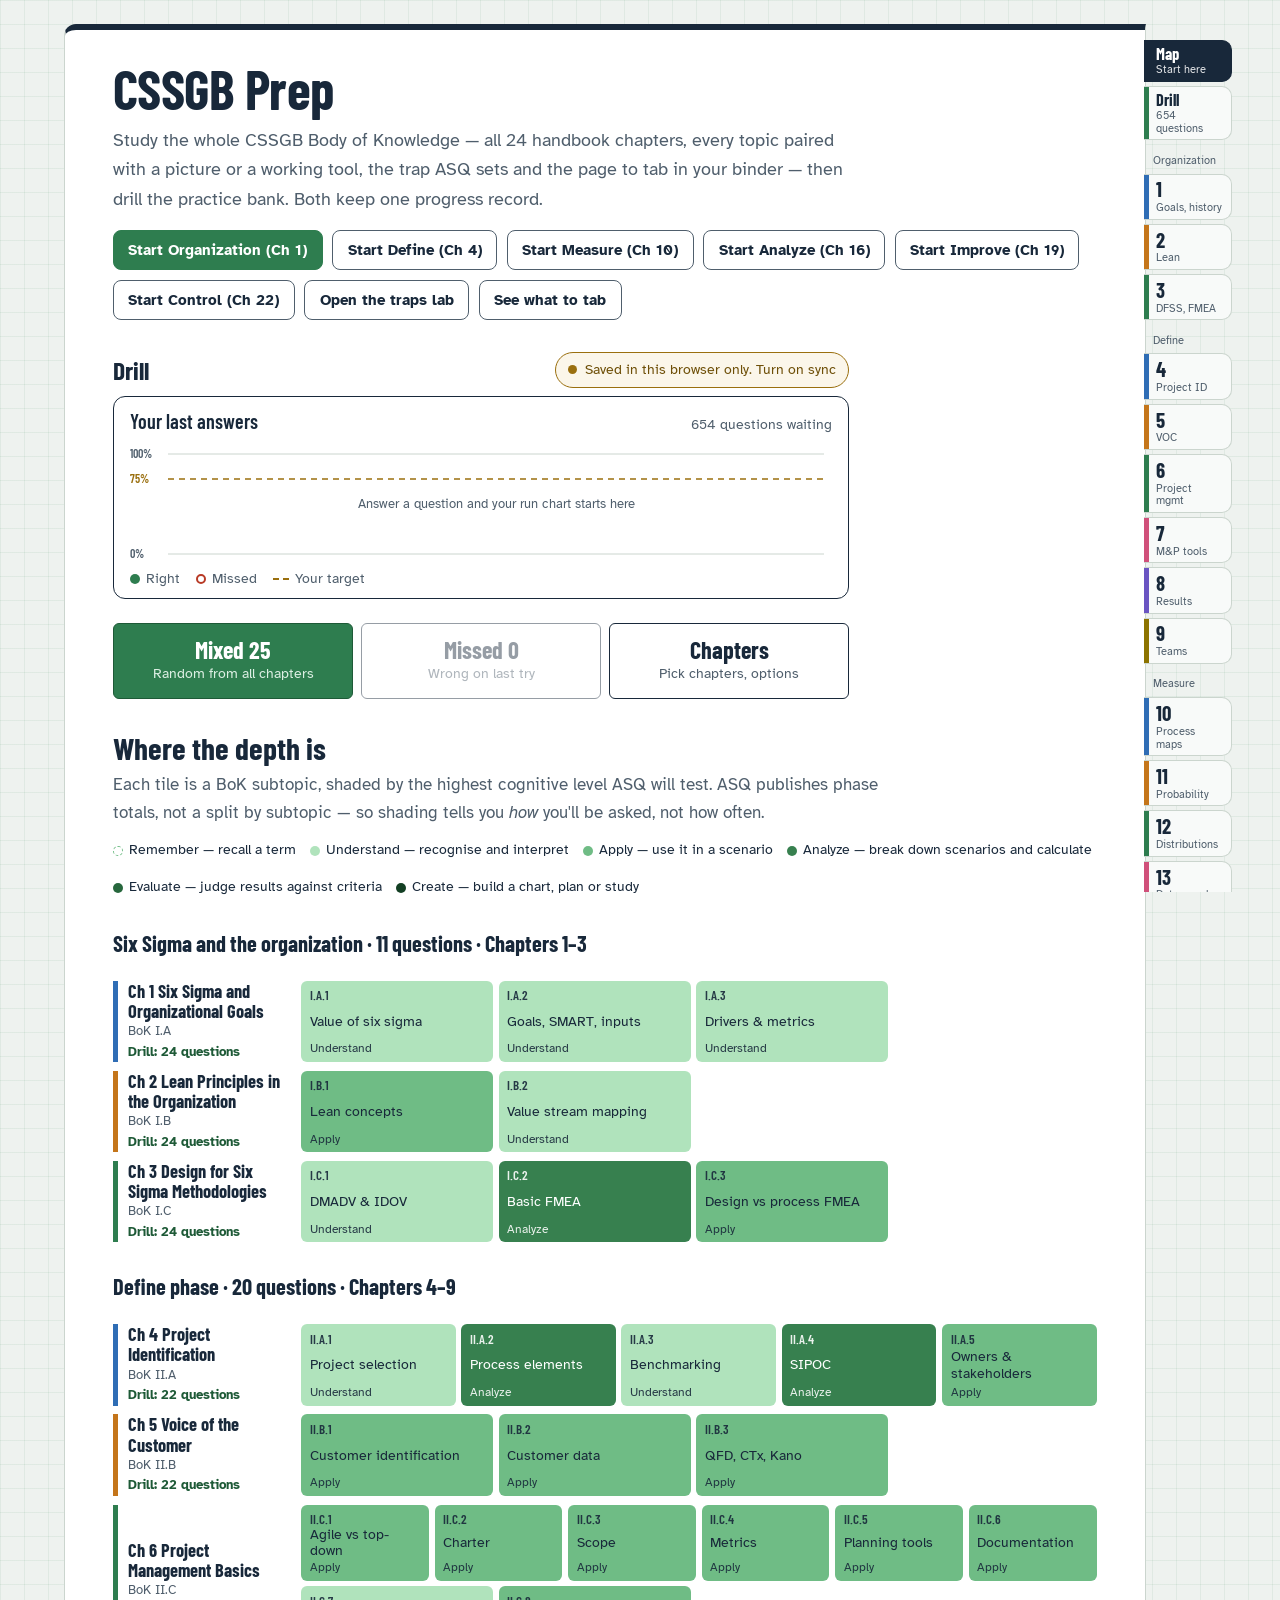
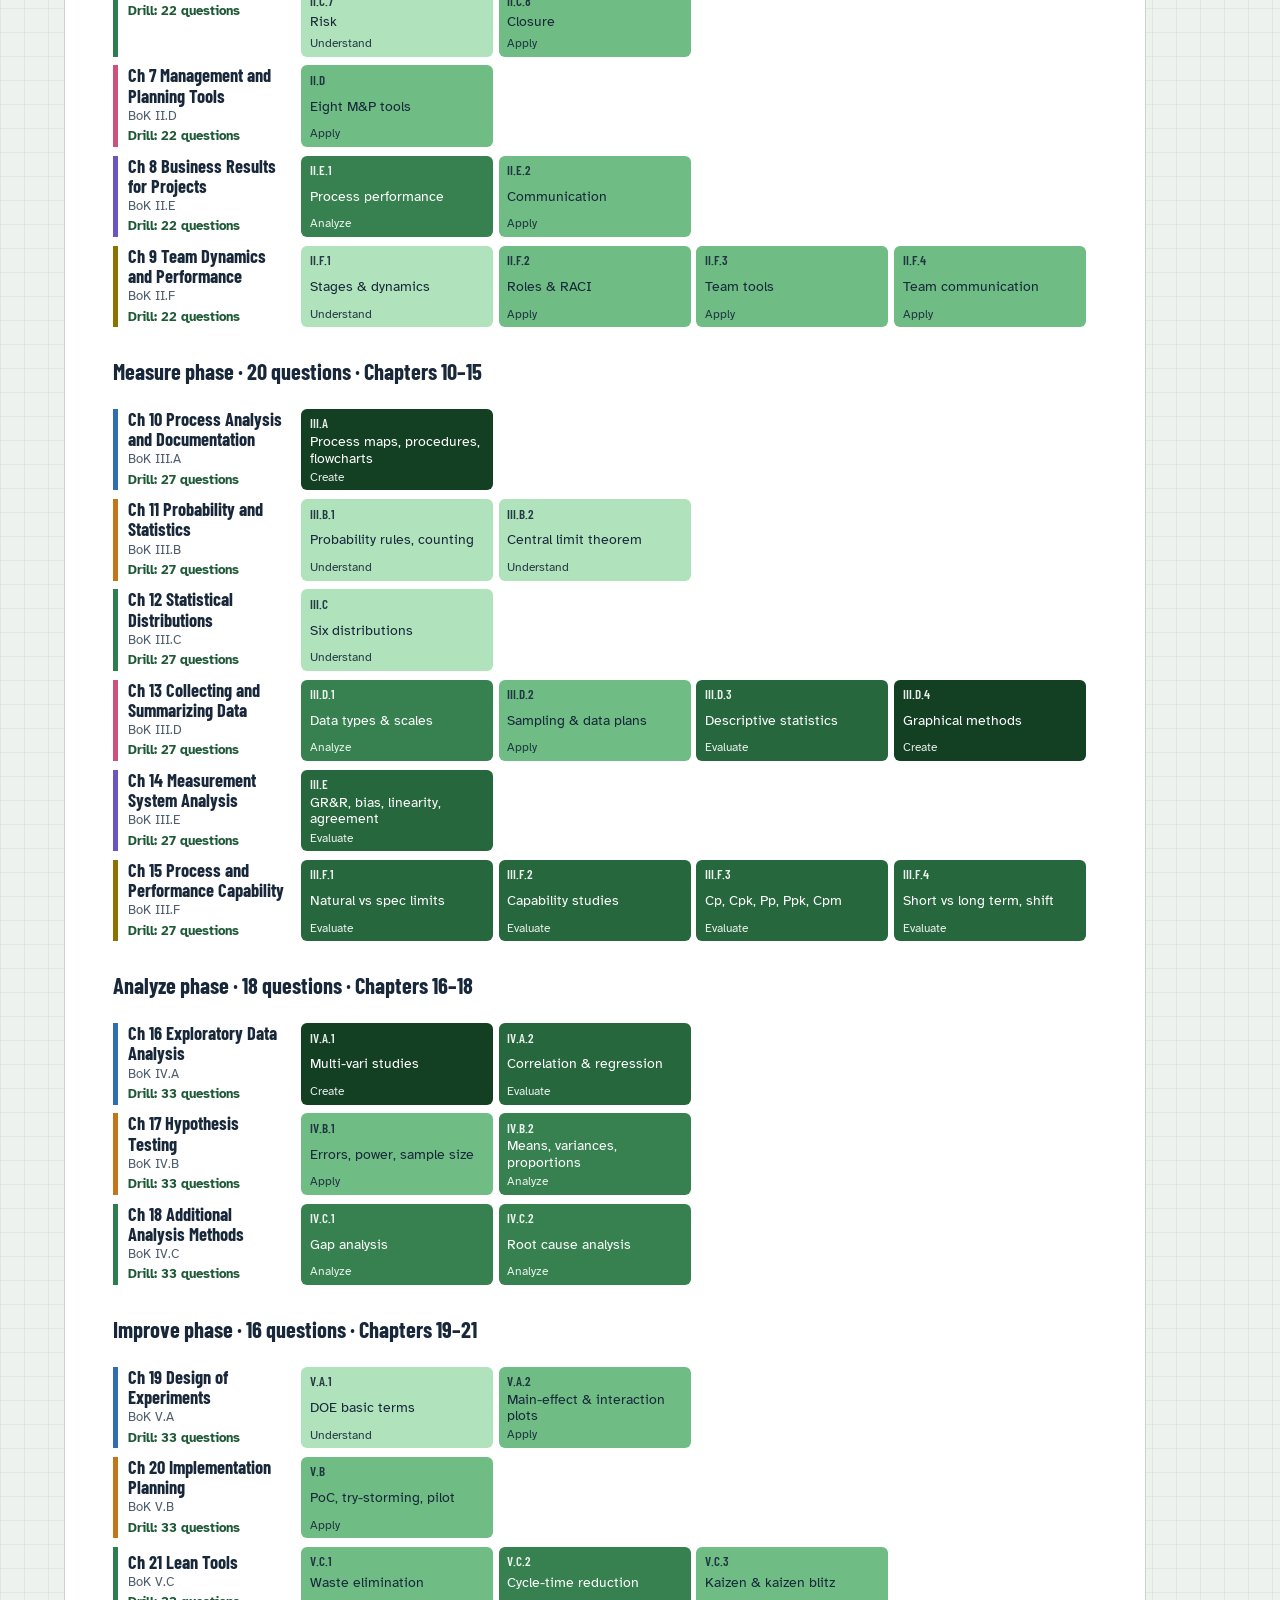
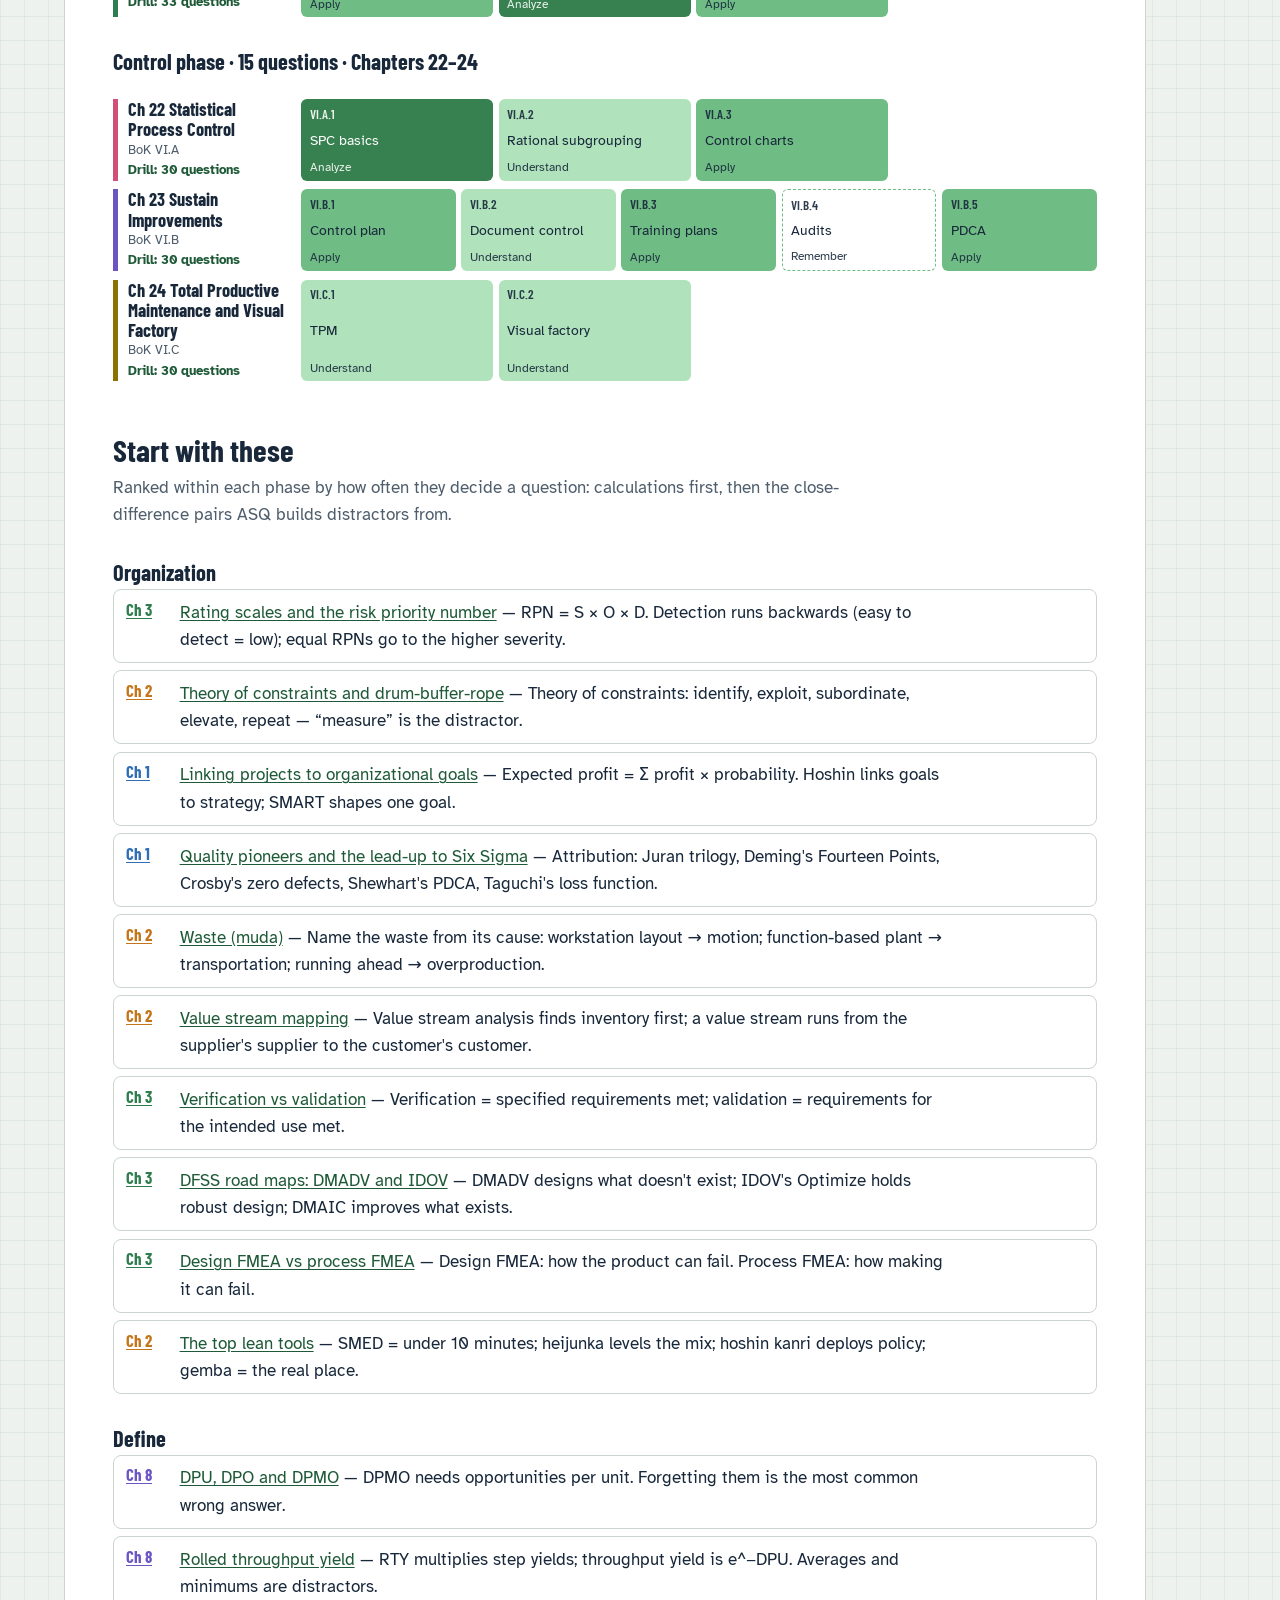
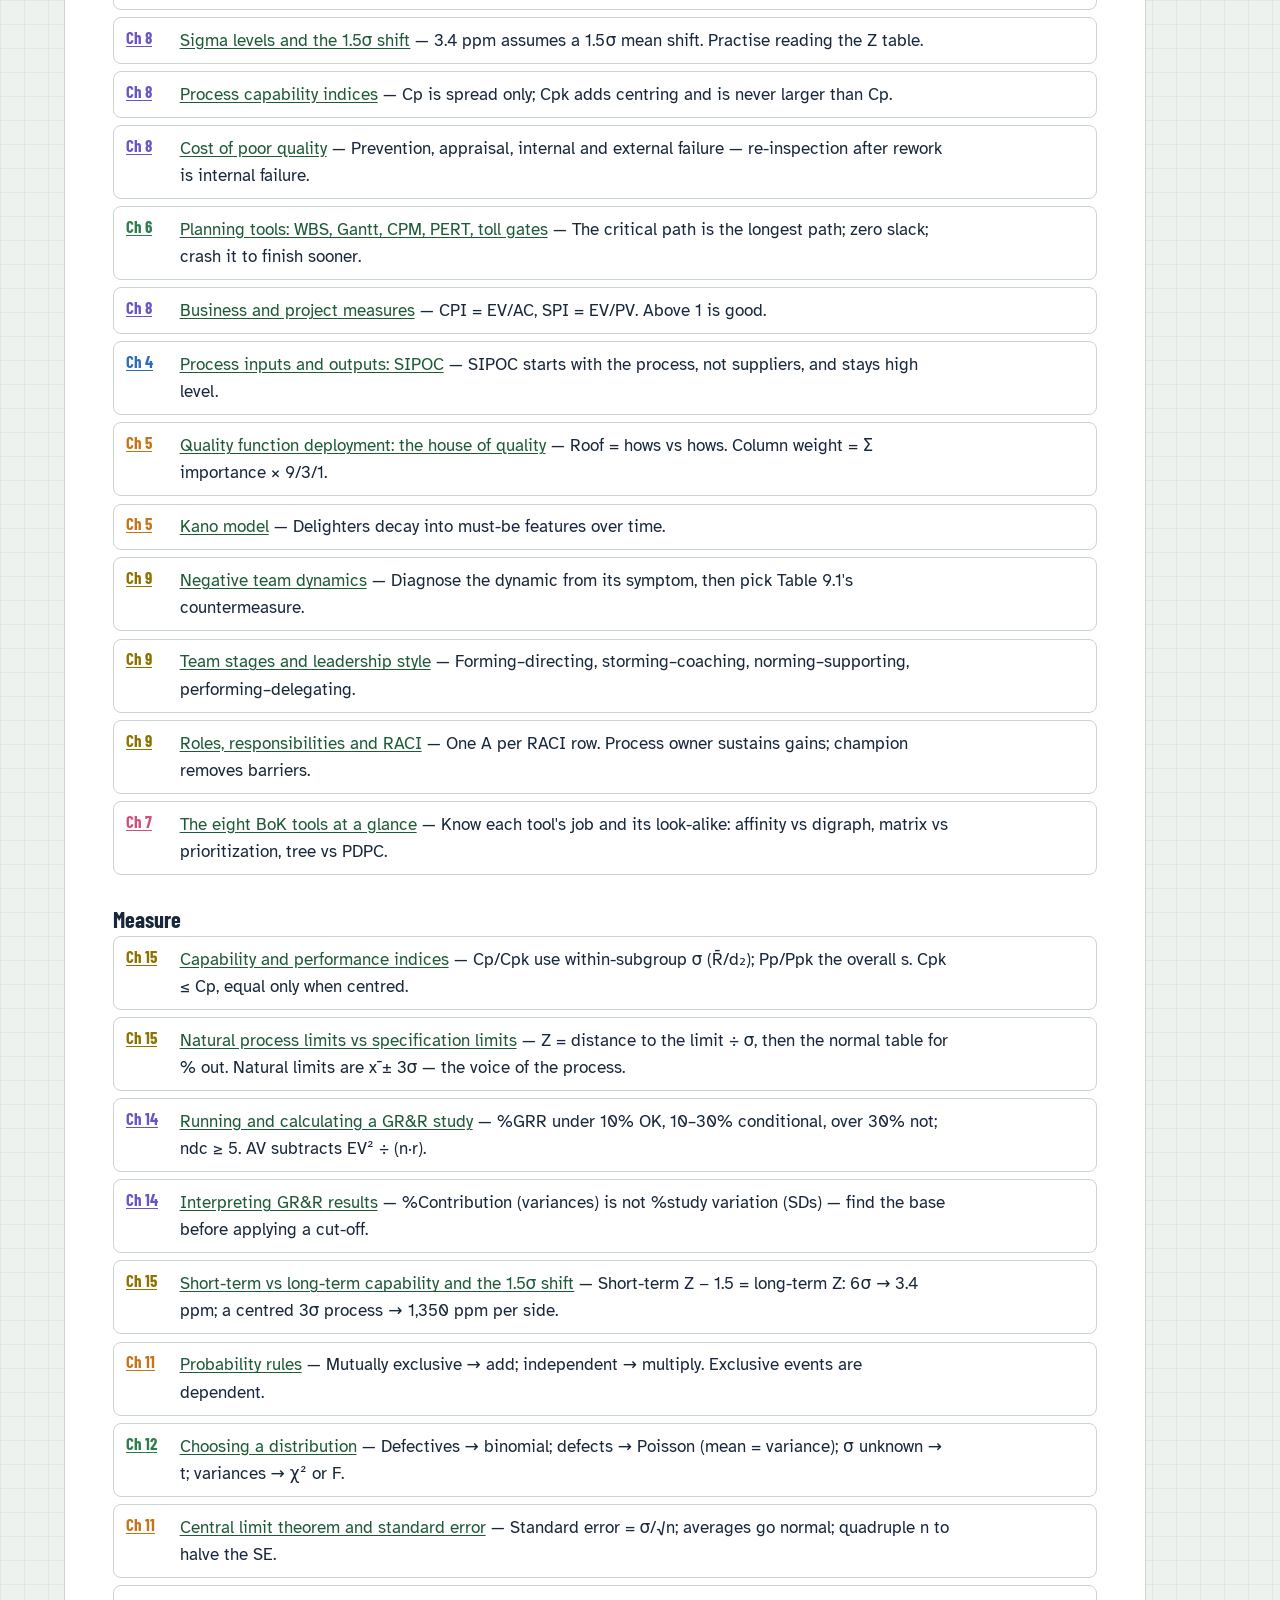
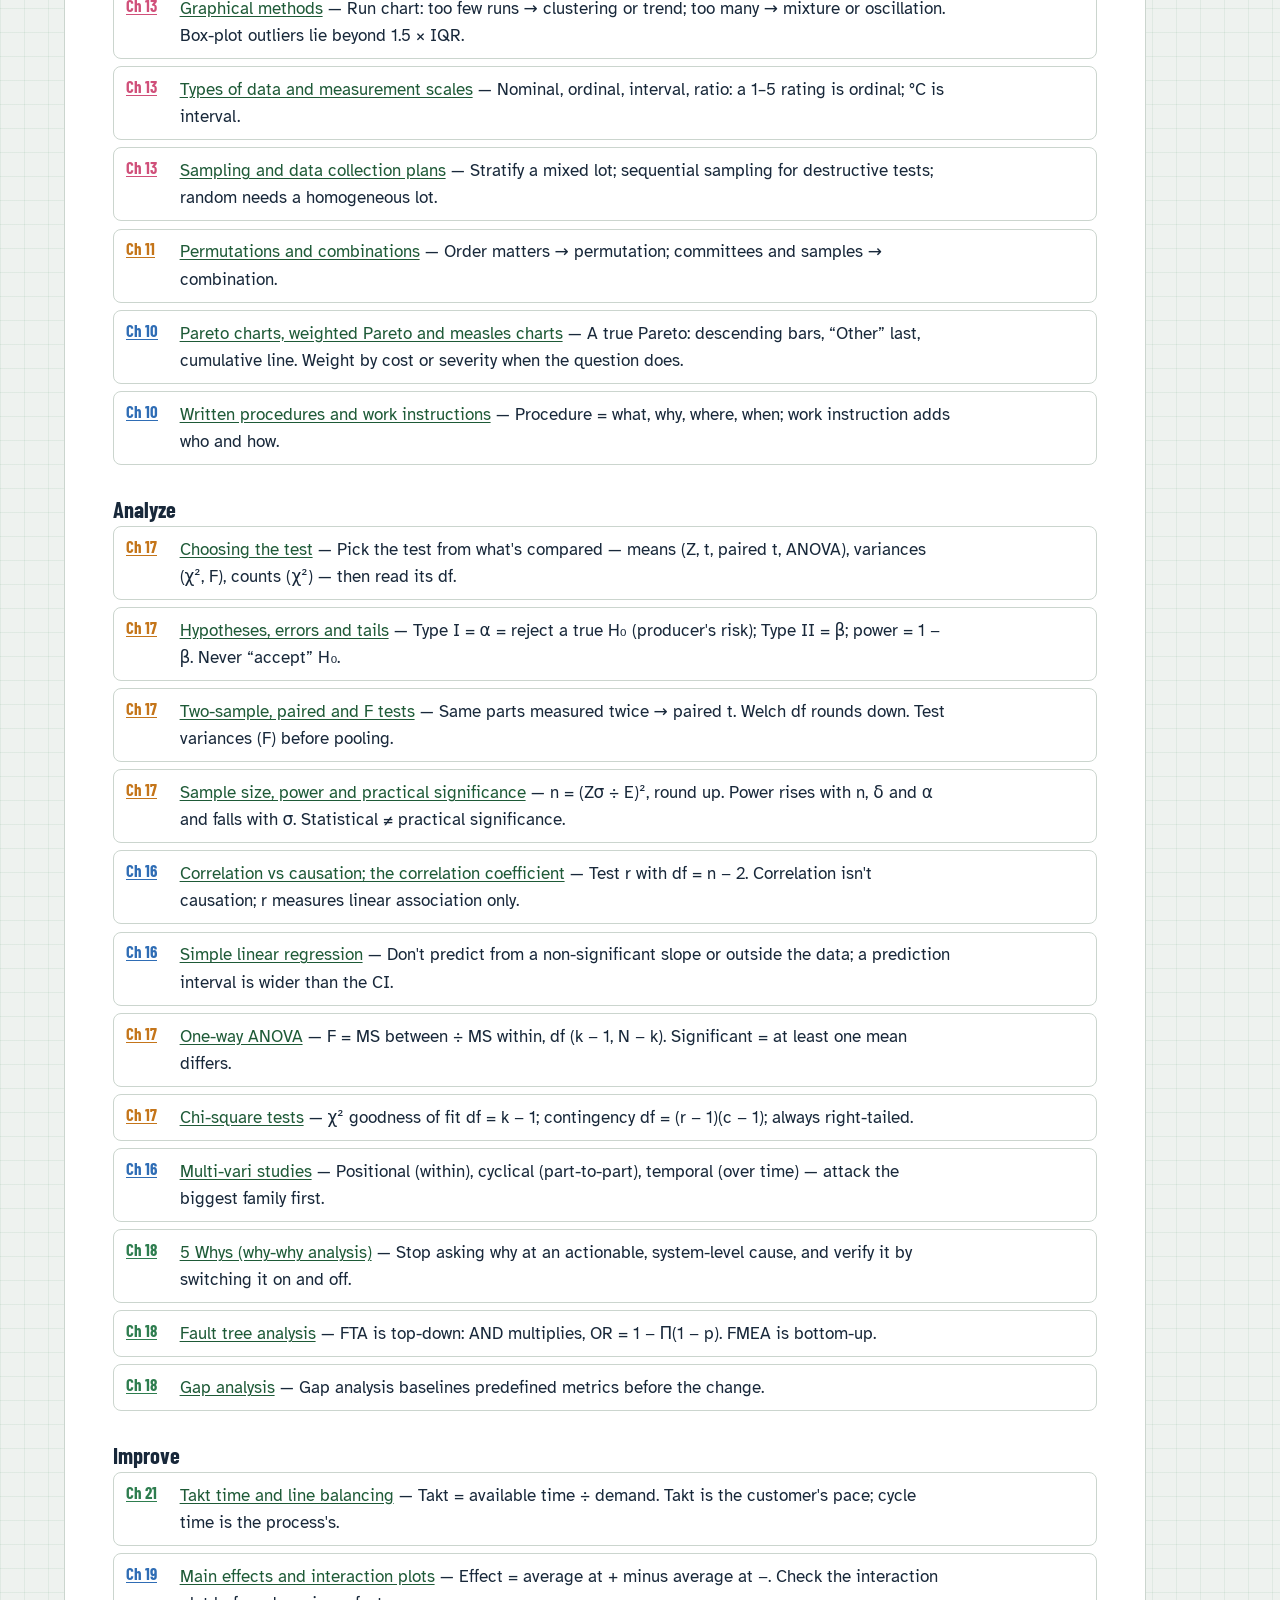
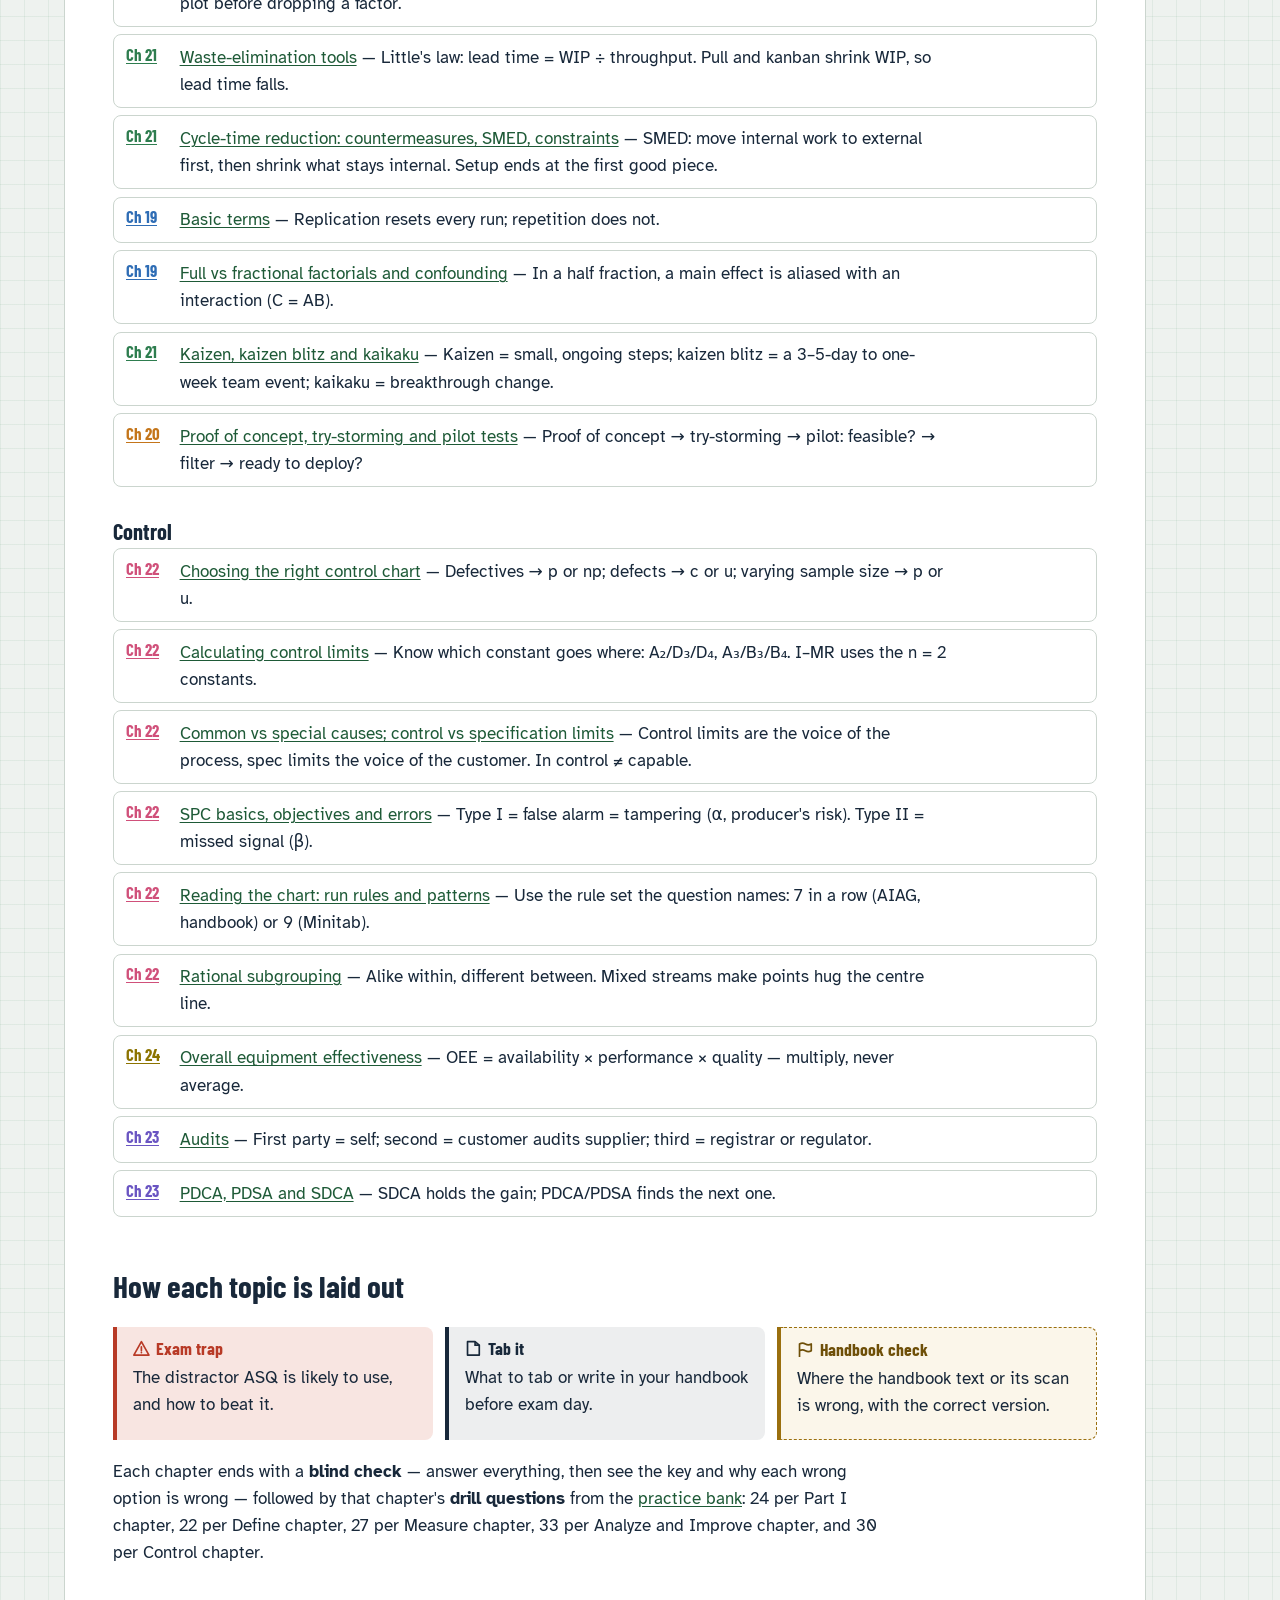
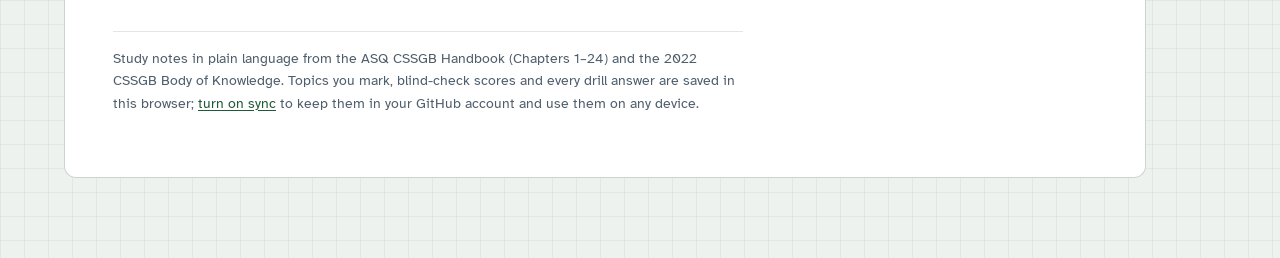
<file: index.html>
<!DOCTYPE html>
<html lang="en">
<head>
  <meta charset="utf-8">
  <meta name="viewport" content="width=device-width, initial-scale=1, viewport-fit=cover">
  <title>CSSGB Prep</title>
  <meta name="description" content="Study the whole CSSGB Body of Knowledge visually, chapter by chapter, and drill 654 Six Sigma Green Belt practice questions with explanations. One site, one progress record.">
  <meta name="theme-color" content="#2E7D4F">
  <link rel="manifest" href="manifest.webmanifest">
  <link rel="icon" href="icon.svg" type="image/svg+xml">
  <link rel="apple-touch-icon" href="icon-192.png">
  <meta name="apple-mobile-web-app-capable" content="yes">
  <link rel="preconnect" href="https://fonts.googleapis.com">
  <link rel="preconnect" href="https://fonts.gstatic.com" crossorigin>
  <link href="https://fonts.googleapis.com/css2?family=Atkinson+Hyperlegible:ital,wght@0,400;0,700;1,400&family=Barlow+Condensed:wght@500;600;700&display=swap" rel="stylesheet">
  <link rel="stylesheet" href="site.css">
</head>
<body>
  <a class="skip" href="#sheet">Skip to content</a>
  <div class="shell">
    <main class="sheet" id="sheet" tabindex="-1">
      <noscript><p>This site needs JavaScript turned on.</p></noscript>
    </main>
    <nav class="tabs" id="tabs" aria-label="Binder tabs"></nav>
  </div>
  <input type="file" id="restore-file" accept="application/json,.json" hidden>
  <script src="js/core.js"></script>
  <script src="js/stats.js"></script>
  <script src="js/w-ch1-3.js"></script>
  <script src="js/w-ch4-5.js"></script>
  <script src="js/w-ch6-7.js"></script>
  <script src="js/w-ch8-9.js"></script>
  <script src="js/w-ch10-13.js"></script>
  <script src="js/w-ch14-15.js"></script>
  <script src="js/w-ch16-18.js"></script>
  <script src="js/w-ch19-21.js"></script>
  <script src="js/w-ch22-24.js"></script>
  <script src="js/ch1.js"></script>
  <script src="js/ch2.js"></script>
  <script src="js/ch3.js"></script>
  <script src="js/ch4.js"></script>
  <script src="js/ch5.js"></script>
  <script src="js/ch6.js"></script>
  <script src="js/ch7.js"></script>
  <script src="js/ch8.js"></script>
  <script src="js/ch9.js"></script>
  <script src="js/ch10.js"></script>
  <script src="js/ch11.js"></script>
  <script src="js/ch12.js"></script>
  <script src="js/ch13.js"></script>
  <script src="js/ch14.js"></script>
  <script src="js/ch15.js"></script>
  <script src="js/ch16.js"></script>
  <script src="js/ch17.js"></script>
  <script src="js/ch18.js"></script>
  <script src="js/ch19.js"></script>
  <script src="js/ch20.js"></script>
  <script src="js/ch21.js"></script>
  <script src="js/ch22.js"></script>
  <script src="js/ch23.js"></script>
  <script src="js/ch24.js"></script>
  <script src="js/pages.js"></script>
  <script src="questions.js"></script>
  <script src="js/drill.js"></script>
  <script>G.boot();</script>
</body>
</html>
</file>
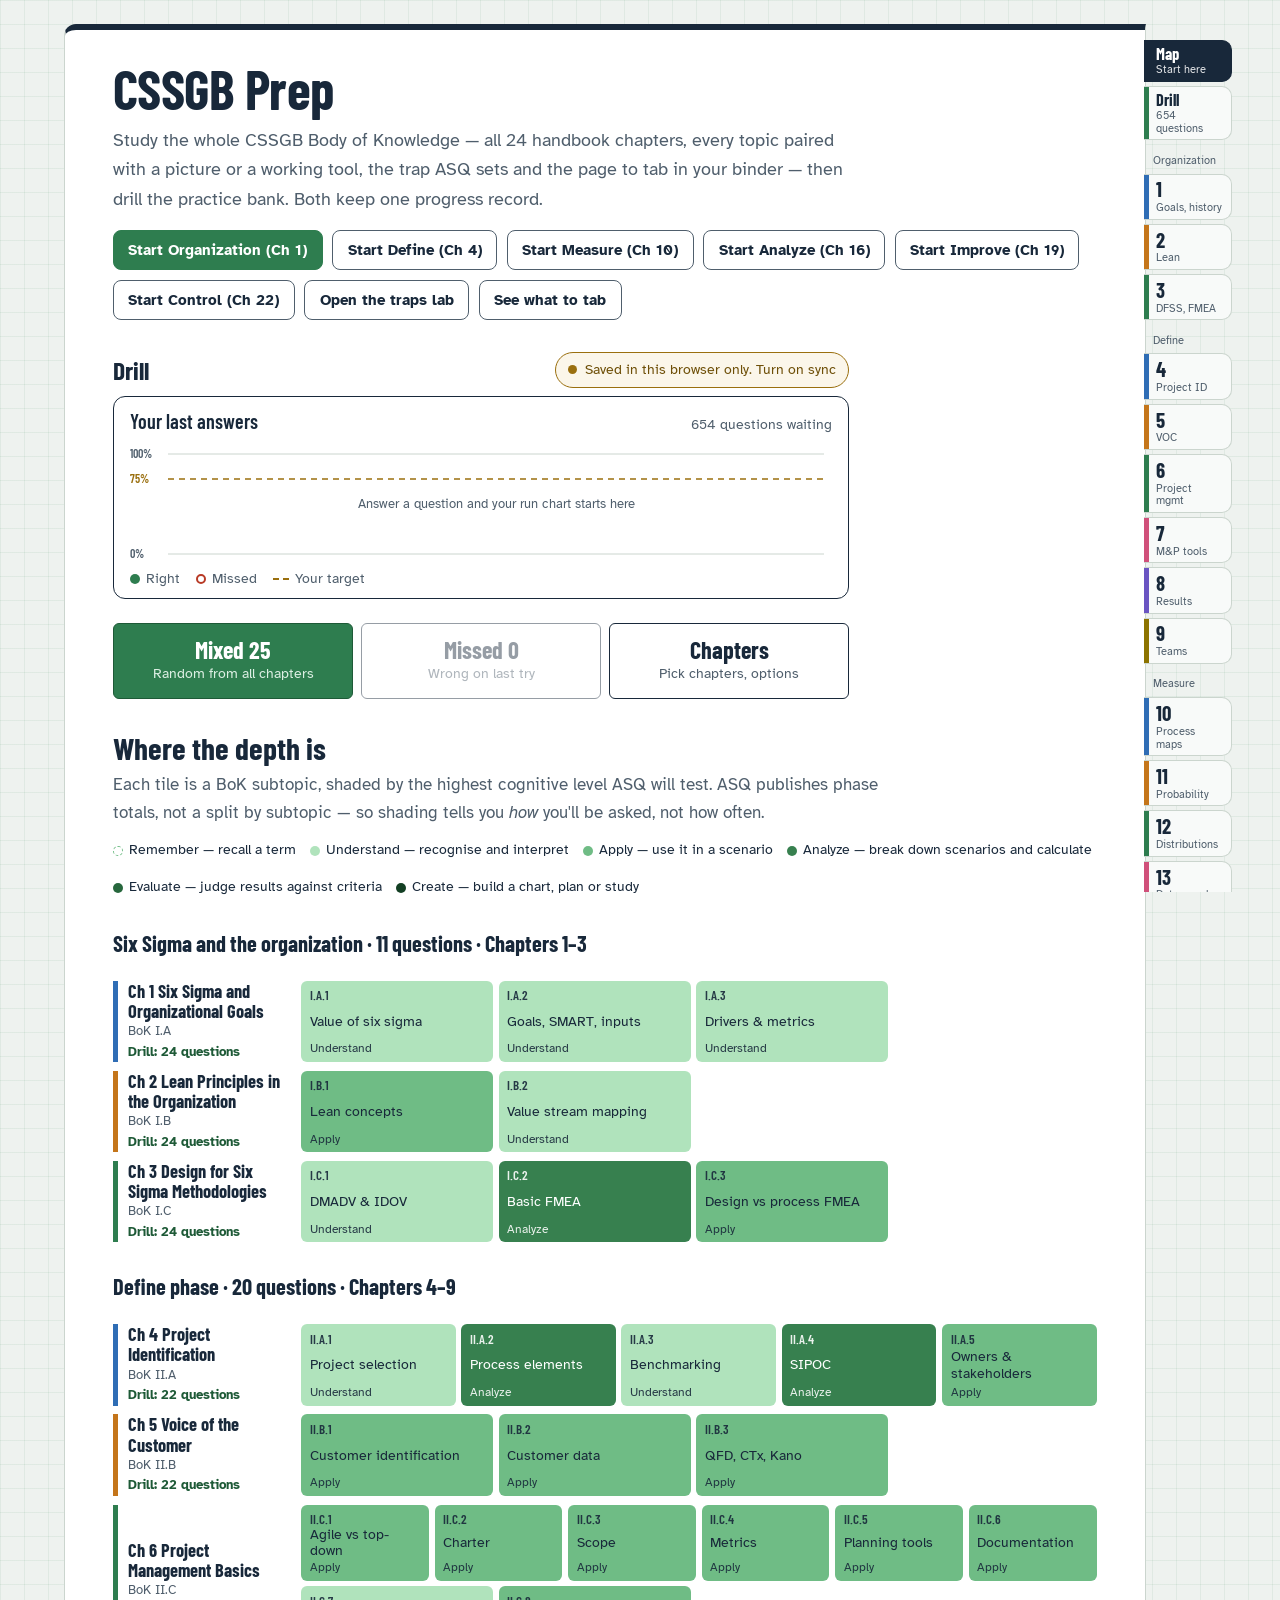
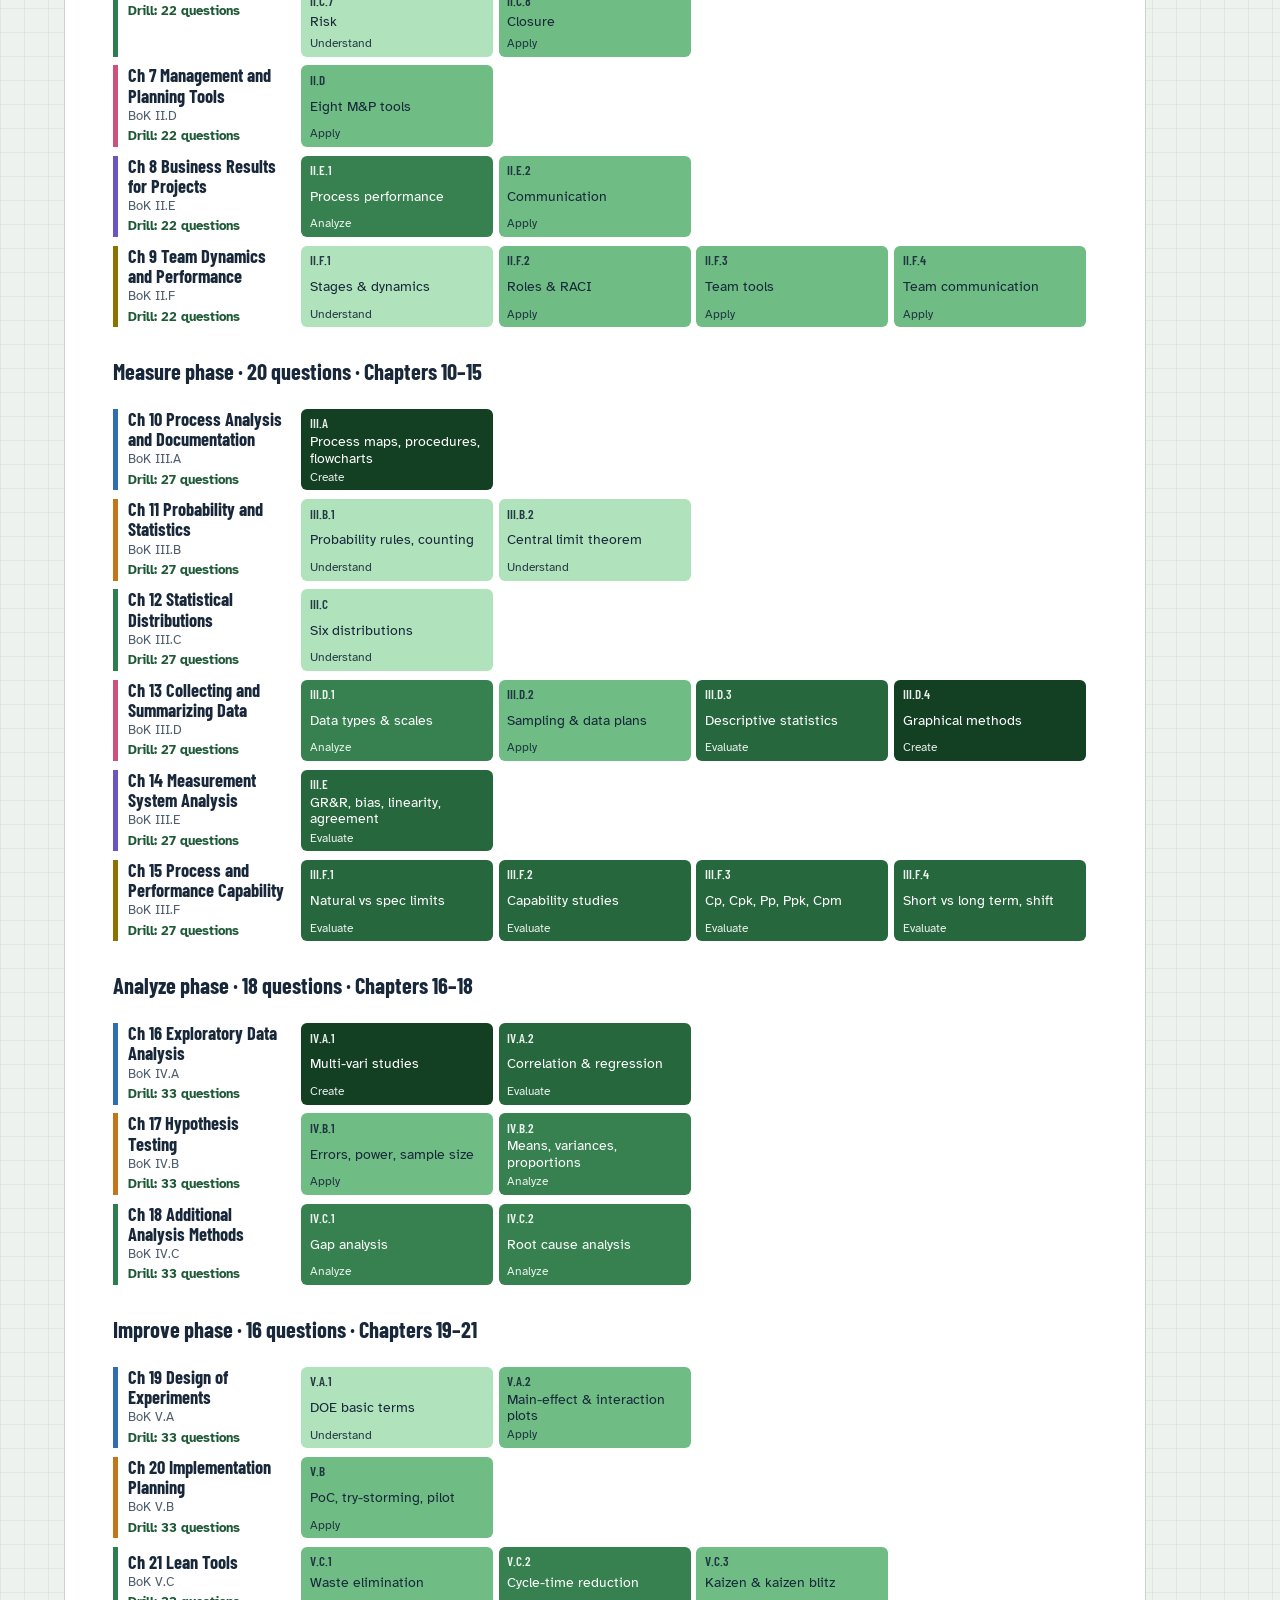
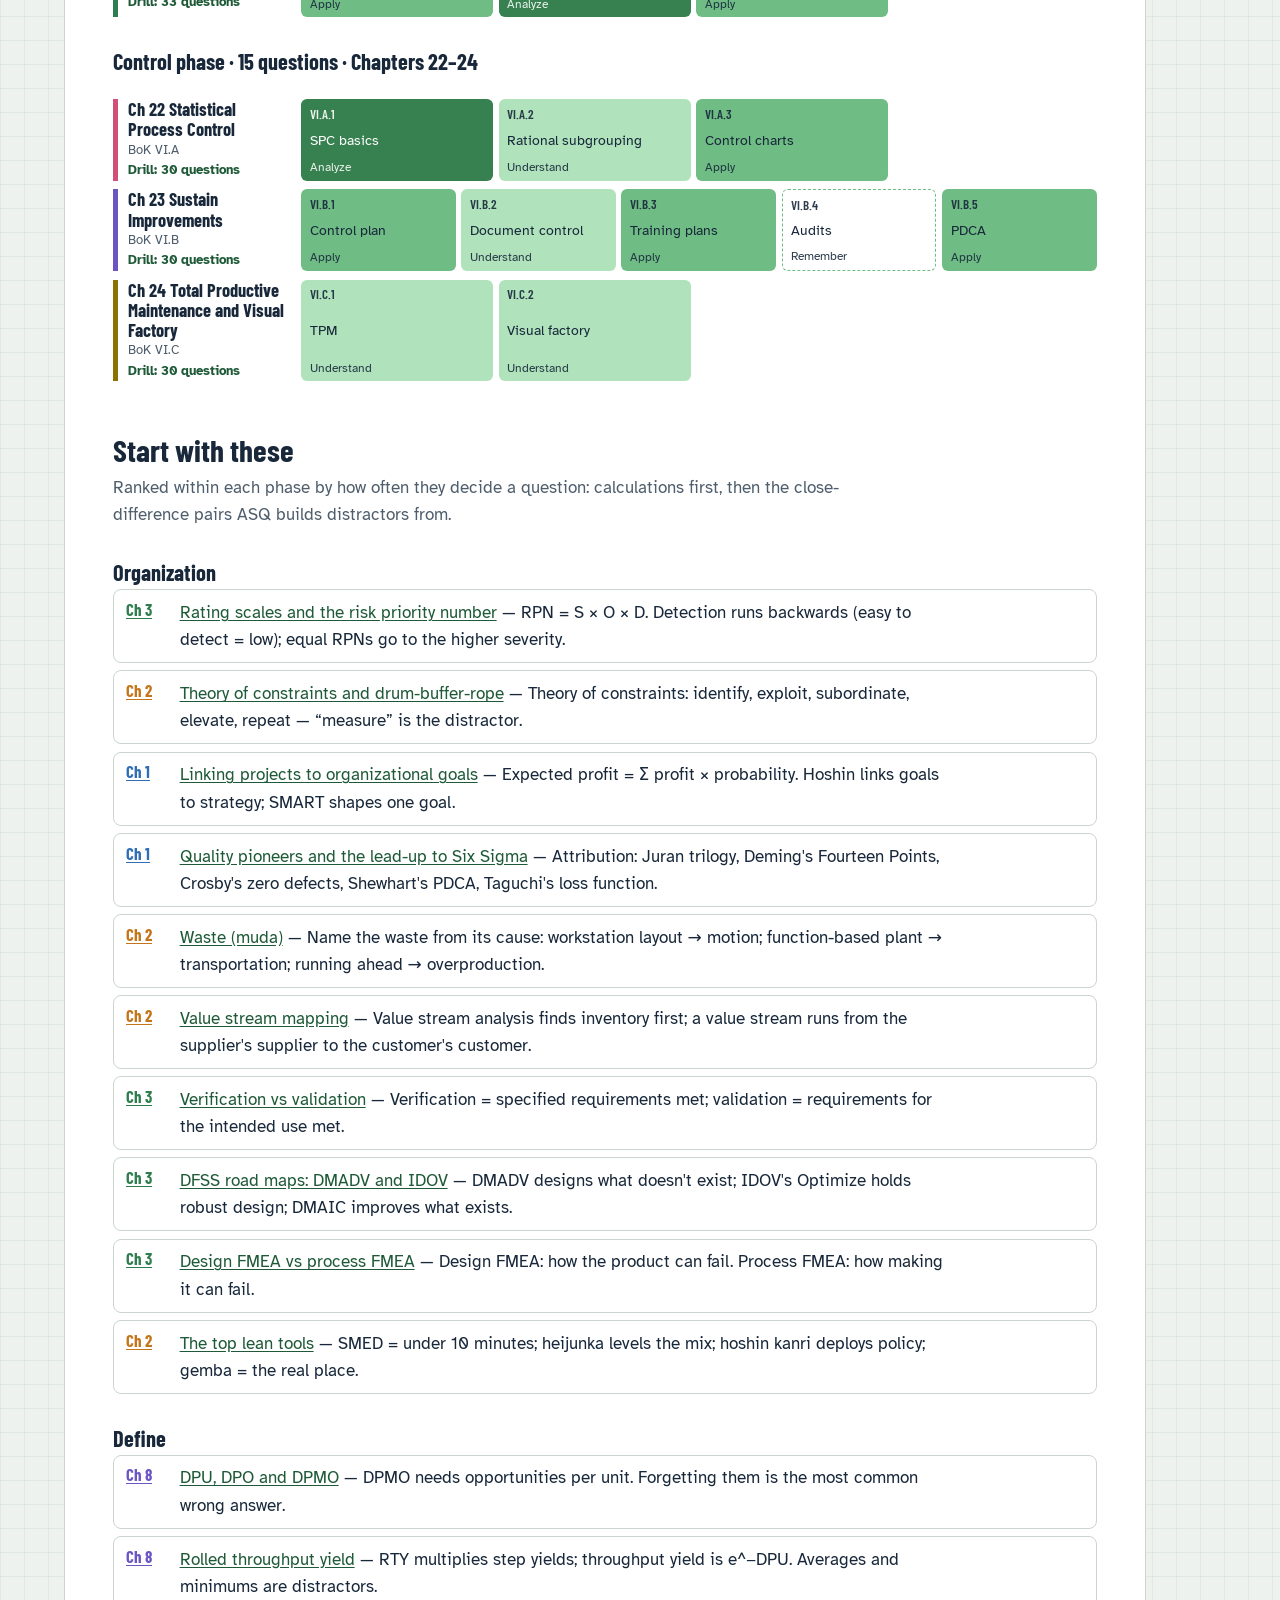
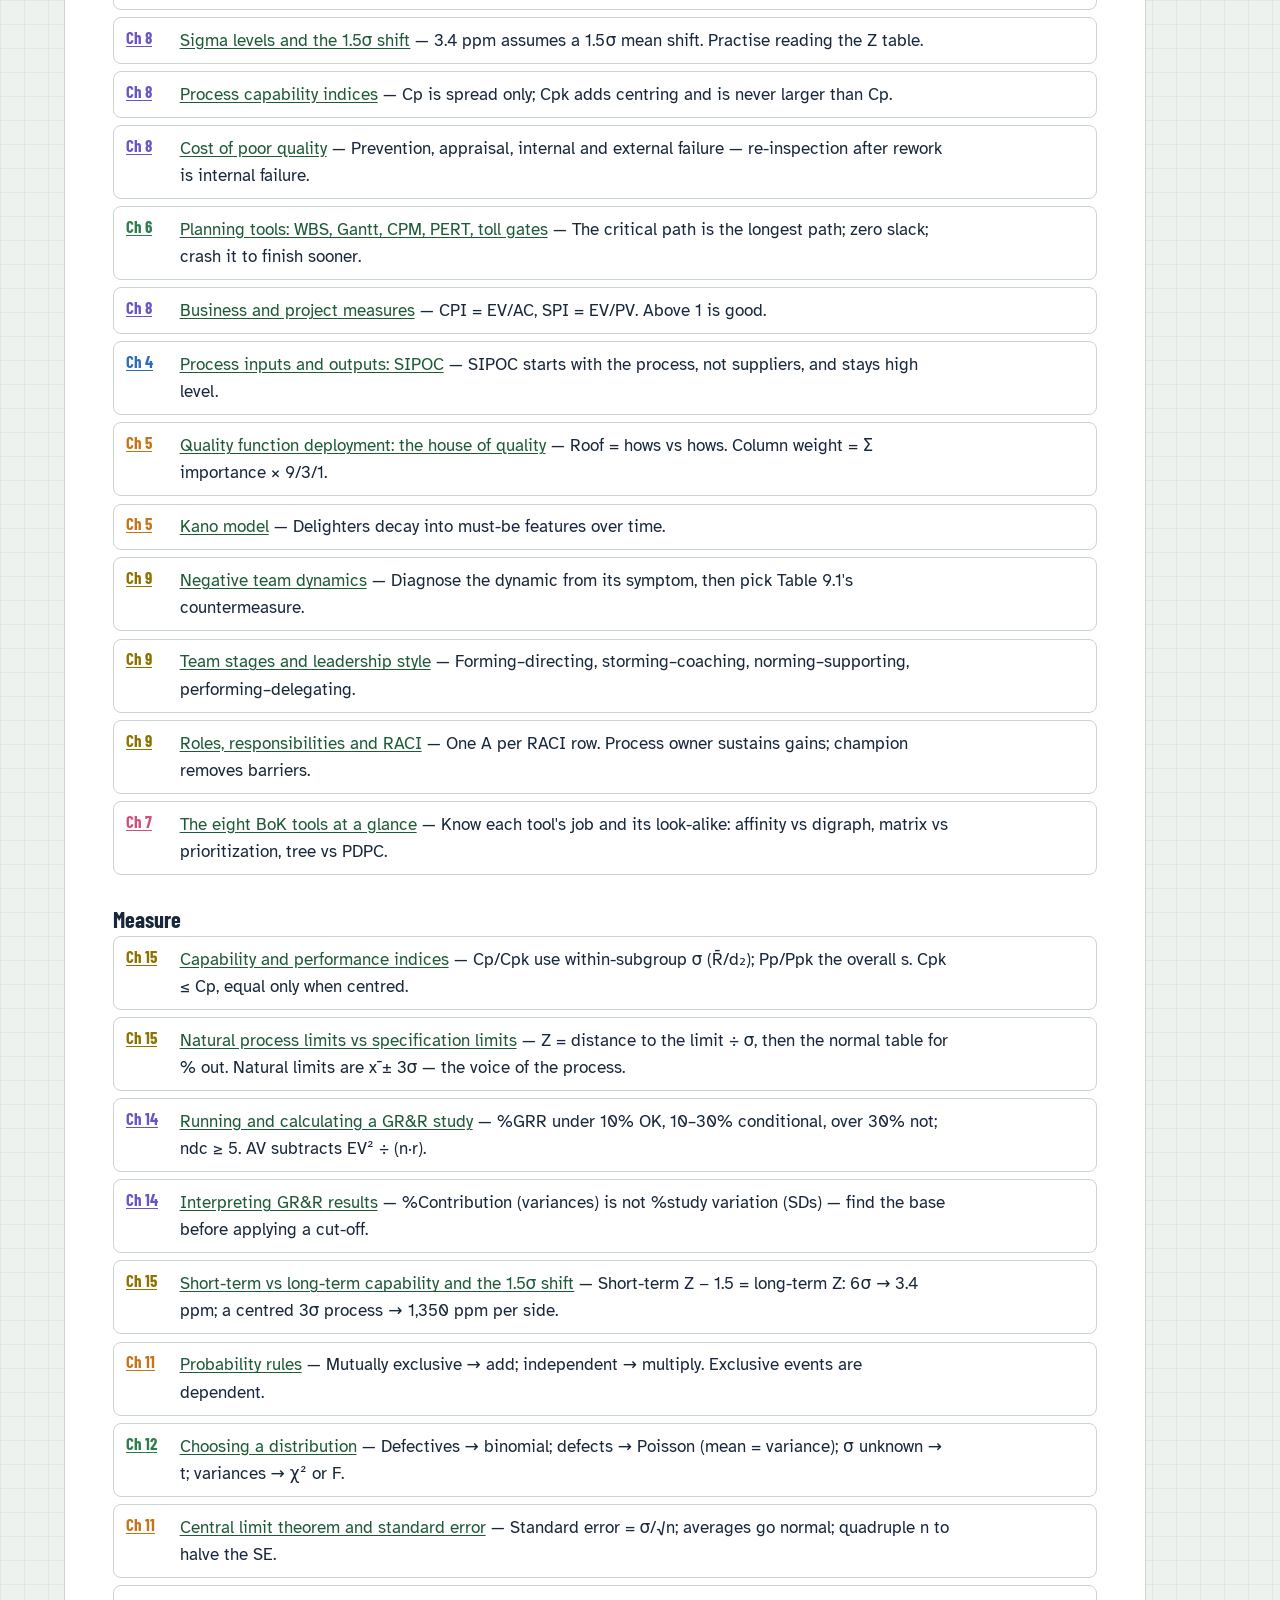
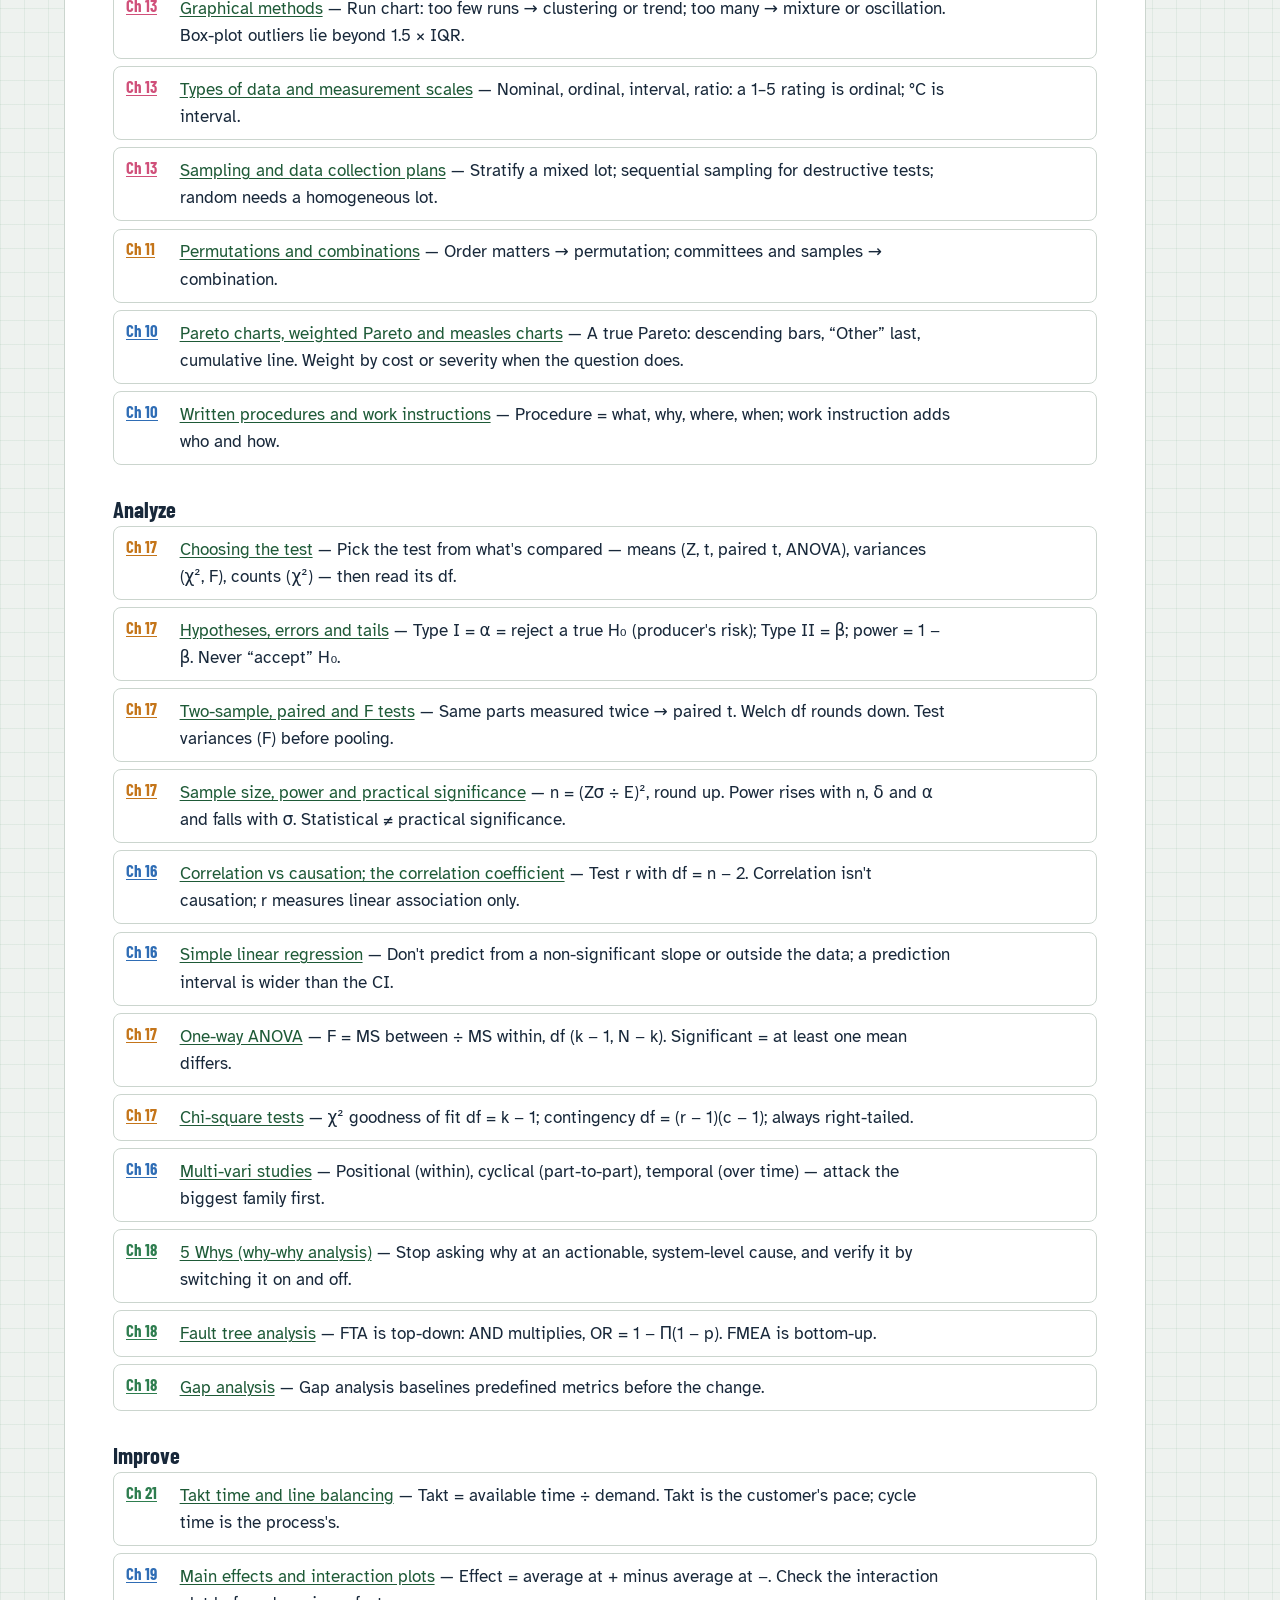
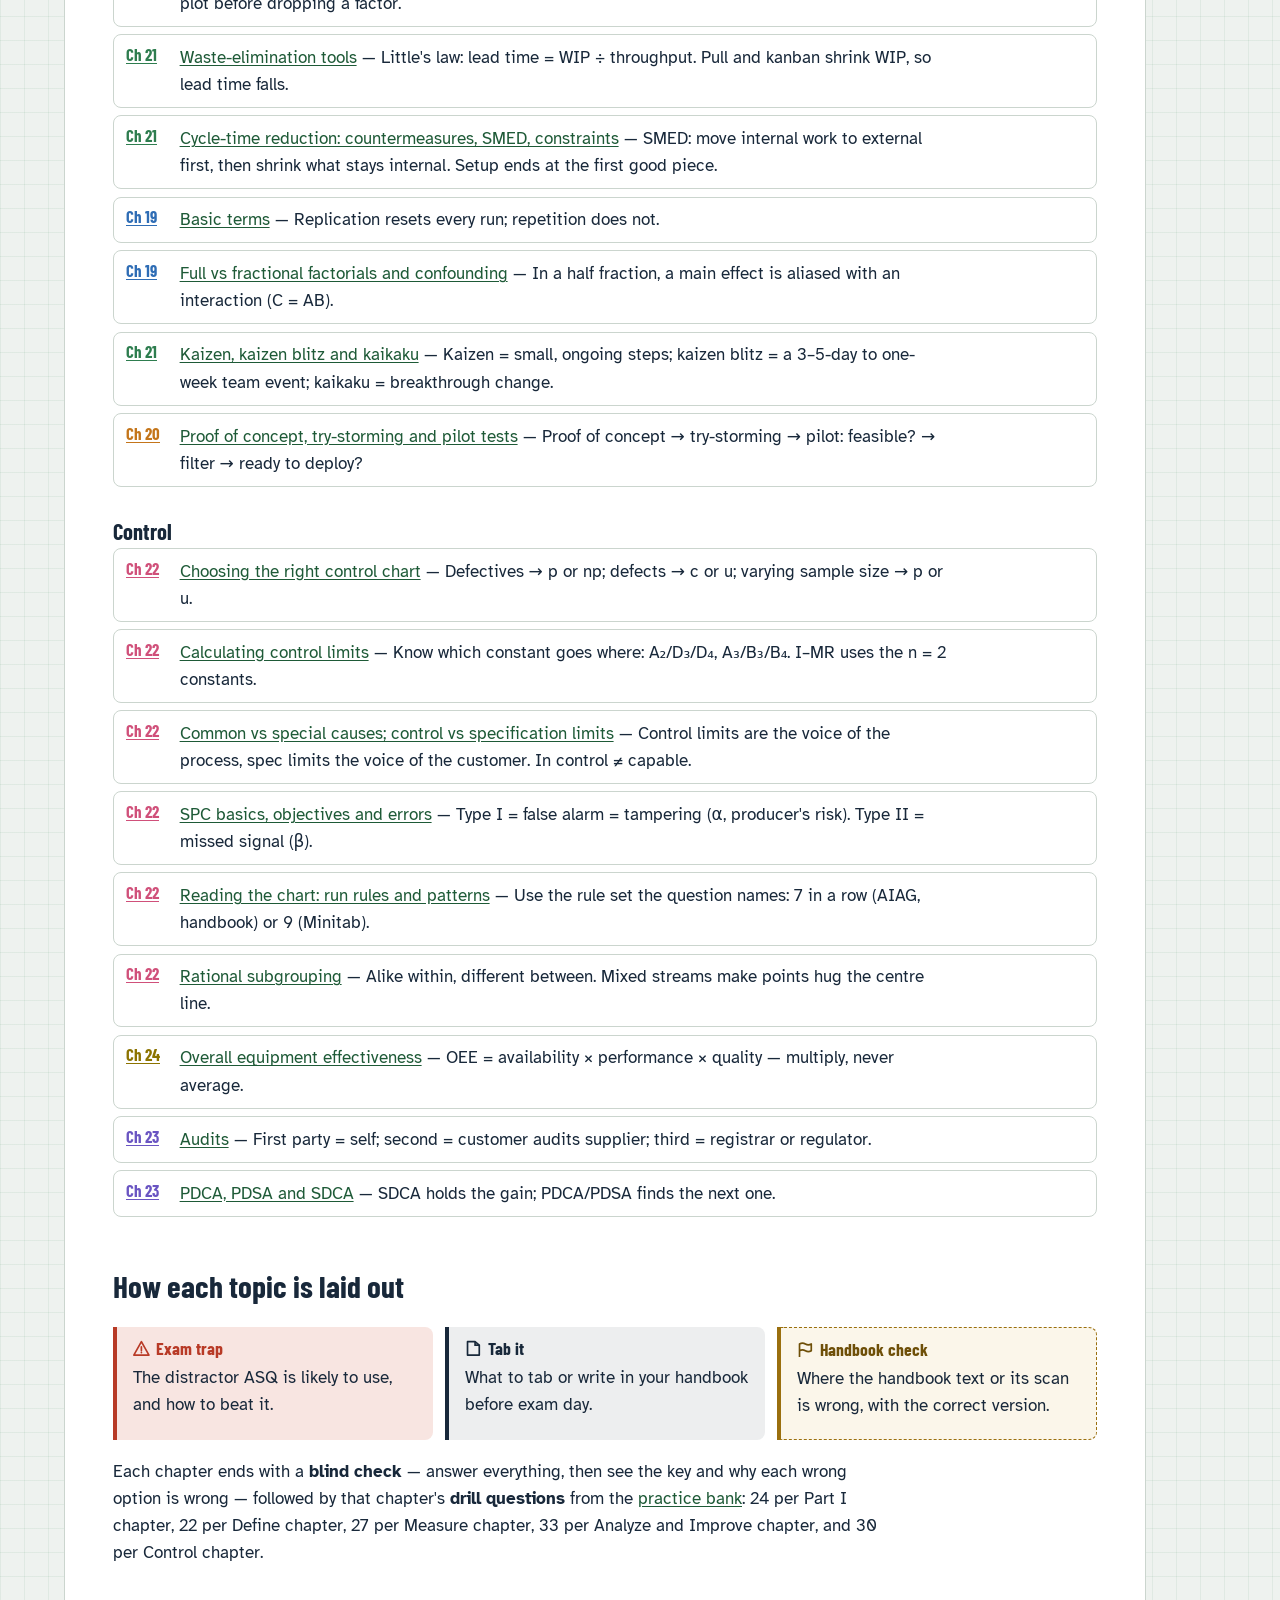
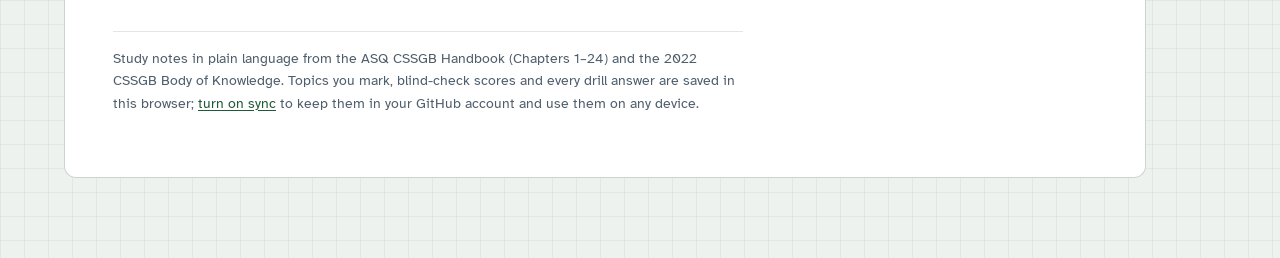
<file: learn/index.html>
<!DOCTYPE html>
<html lang="en">
<head>
  <meta charset="utf-8">
  <meta name="viewport" content="width=device-width, initial-scale=1">
  <title>Moved to CSSGB Prep</title>
  <meta name="robots" content="noindex">
  <link rel="canonical" href="../">
  <script>location.replace("../" + location.hash);</script>
  <meta http-equiv="refresh" content="0; url=../">
</head>
<body>
  <p>The study guide now lives together with the practice drill. <a href="../">Open CSSGB Prep</a>.</p>
</body>
</html>
</file>
<file: site.css>
:root {
  --paper: #EEF2EF;
  --grid: rgba(46, 125, 79, 0.075);
  --sheet: #FFFFFF;
  --bench: #F5F8F6;
  --ink: #18283A;
  --ink-soft: #4F5E6C;
  --rule: #CBD5CE;
  --rule-soft: #E1E7E3;
  --belt: #2E7D4F;
  --belt-deep: #1E5A37;
  --belt-wash: #E1EFE6;
  --ooc: #B83A26;
  --ooc-wash: #F8E5E1;
  --limit: #9A6F0E;
  --limit-wash: #FBF6EA;
  --focus: #1B5FD1;

  /* binder divider colours, one per chapter */
  --c1: #2F6DB5;
  --c2: #C4751A;
  --c3: #2E7D4F;
  --c4: #2F6DB5;
  --c5: #C4751A;
  --c6: #2E7D4F;
  --c7: #D0507A;
  --c8: #6A55C2;
  --c9: #8C7300;
  --c19: #2F6DB5;
  --c20: #C4751A;
  --c21: #2E7D4F;
  --c22: #D0507A;
  --c23: #6A55C2;
  --c24: #8C7300;
  --c10: #2F6DB5;
  --c11: #C4751A;
  --c12: #2E7D4F;
  --c13: #D0507A;
  --c14: #6A55C2;
  --c15: #8C7300;
  --c16: #2F6DB5;
  --c17: #C4751A;
  --c18: #2E7D4F;
  --cx: #18283A;

  /* Bloom level ramp (validated ordinal) */
  --lv-u: #B0E3BC;
  --lv-a: #6FBC85;
  --lv-n: #37804F;
  --lv-e: #27673D;
  --lv-c: #133F23;

  --display: "Barlow Condensed", "Arial Narrow", system-ui, sans-serif;
  --body: "Atkinson Hyperlegible", system-ui, -apple-system, "Segoe UI", sans-serif;

  --acc: var(--belt);
}

* { box-sizing: border-box; }
html { -webkit-text-size-adjust: 100%; scroll-padding-top: 1.25rem; }
body {
  margin: 0;
  color: var(--ink);
  font: 400 1.0625rem/1.6 var(--body);
  background-color: var(--paper);
  background-image:
    linear-gradient(var(--grid) 1px, transparent 1px),
    linear-gradient(90deg, var(--grid) 1px, transparent 1px);
  background-size: 24px 24px;
  min-height: 100vh;
}
button, input, select, textarea { font: inherit; color: inherit; }
button { cursor: pointer; }
:focus-visible { outline: 3px solid var(--focus); outline-offset: 2px; }
.skip { position: absolute; left: -999px; top: 0; background: var(--ink); color: #fff; padding: .5rem .75rem; z-index: 20; }
.skip:focus { left: .75rem; top: .75rem; }
a { color: var(--belt-deep); text-underline-offset: 2px; }
a:hover { color: var(--ink); }
.vh { position: absolute; width: 1px; height: 1px; overflow: hidden; clip: rect(0 0 0 0); white-space: nowrap; }

/* ---------- Shell: sheet + binder tabs ---------- */
.shell {
  display: grid;
  grid-template-columns: minmax(0, 1fr) auto;
  max-width: 74rem;
  margin: 0 auto;
  padding: 1.5rem 0 5rem 1rem;
}
.sheet {
  --pad-x: clamp(1.1rem, 4vw, 3rem);
  background: var(--sheet);
  border: 1.5px solid var(--rule);
  border-top: 6px solid var(--acc);
  border-radius: 12px 0 12px 12px;
  padding: 2rem var(--pad-x) 3rem;
  min-height: 85vh;
  outline: none;
  min-width: 0;
}
.tabs {
  position: sticky;
  top: 1.5rem;
  align-self: start;
  display: flex;
  flex-direction: column;
  gap: 4px;
  padding: 1rem 0 .5rem;
  margin-left: -1.5px;
  max-height: calc(100vh - 2rem);
  overflow-y: auto;
  scrollbar-width: thin;
}
.tab {
  --tc: var(--cx);
  display: grid;
  grid-template-columns: auto;
  width: 5.5rem;
  padding: .3rem .55rem .3rem .75rem;
  background: #F8FAF9;
  border: 1.5px solid var(--rule);
  border-left: 0;
  border-radius: 0 10px 10px 0;
  color: var(--ink);
  text-decoration: none;
  box-shadow: inset 5px 0 0 var(--tc);
  line-height: 1.1;
  position: relative;
}
.tab:hover { background: #fff; color: var(--ink); }
.tab-n { font: 700 1.3rem/1 var(--display); }
.tab-w { font: 700 1.02rem/1 var(--display); }
.tab-l { font-size: .7rem; color: var(--ink-soft); margin-top: 1px; line-height: 1.15; }
.tab[aria-current="page"] { background: var(--tc); border-color: var(--tc); color: #fff; box-shadow: none; }
.tab[aria-current="page"] .tab-l { color: rgba(255,255,255,.88); }
.tab .done {
  position: absolute; top: 5px; right: 6px;
  font: 700 .72rem/1 var(--body); color: var(--belt-deep);
}
.tab[aria-current="page"] .done { color: #fff; }
.tab-gap { font-size: .7rem; color: var(--ink-soft); padding: .45rem 0 0 .55rem; }

/* ---------- Type ---------- */
h1, h2, h3, h4 { font-family: var(--display); color: var(--ink); }
h1 { font-weight: 700; font-size: clamp(2.4rem, 5vw, 3.4rem); line-height: 1; margin: 0 0 .6rem; letter-spacing: -0.01em; }
h2 { font-weight: 700; font-size: 1.95rem; line-height: 1.1; margin: 3.25rem 0 .4rem; }
h3 { font-weight: 700; font-size: 1.4rem; line-height: 1.15; margin: 1.8rem 0 .4rem; }
h4 { font-weight: 600; font-size: 1.2rem; line-height: 1.2; margin: 0 0 .6rem; }
p, li { max-width: 70ch; }
p { margin: 0 0 .85rem; }
ul, ol { margin: 0 0 1rem; padding-left: 1.25rem; }
li { margin-bottom: .3rem; }
.lede { font-size: 1.15rem; color: var(--ink-soft); max-width: 62ch; }
.soft { color: var(--ink-soft); }
.small { font-size: .9rem; }
strong { font-weight: 700; }
code, .mono { font-family: ui-monospace, Menlo, Consolas, monospace; font-size: .92em; }
.formula {
  font: 600 1.3rem/1.35 var(--display);
  letter-spacing: .01em;
  background: var(--bench);
  border: 1.5px solid var(--rule-soft);
  border-radius: 8px;
  padding: .55rem .85rem;
  display: inline-block;
  margin: .2rem 0 .8rem;
}
.formula sub, .formula sup { font-size: .7em; }

/* ---------- Chapter head + section meta ---------- */
.ch-head { display: grid; grid-template-columns: auto 1fr; gap: 0 1.25rem; align-items: end; margin-bottom: 1rem; }
.ch-num { font: 700 5.5rem/.8 var(--display); color: var(--acc); }
.ch-head h1 { margin: 0; }
.ch-head p { grid-column: 1 / -1; margin-top: 1rem; }
.meta { display: flex; flex-wrap: wrap; gap: .4rem; margin: 0 0 1rem; align-items: center; }
.pill {
  display: inline-flex; align-items: center; gap: .3rem;
  font-size: .8rem; line-height: 1; padding: .3rem .55rem;
  border-radius: 999px; border: 1.5px solid var(--rule); background: #fff; color: var(--ink-soft);
}
.pill.lv-Understand { background: var(--lv-u); border-color: var(--lv-u); color: var(--ink); }
.pill.lv-Apply { background: var(--lv-a); border-color: var(--lv-a); color: var(--ink); }
.pill.lv-Analyze { background: var(--lv-n); border-color: var(--lv-n); color: #fff; }
.pill.lv-Evaluate { background: var(--lv-e); border-color: var(--lv-e); color: #fff; }
.pill.lv-Create { background: var(--lv-c); border-color: var(--lv-c); color: #fff; }
.pill.lv-Remember { background: #fff; border: 1.5px dashed var(--lv-a); color: var(--ink); }
.pill.hy { border-color: var(--ink); color: var(--ink); font-weight: 700; }
.pill.pg { font-variant-numeric: tabular-nums; }

.toc { list-style: none; padding: 0; margin: 1.25rem 0 0; display: grid; grid-template-columns: repeat(auto-fill, minmax(15rem, 1fr)); gap: .5rem; }
.toc li { margin: 0; max-width: none; }
.toc a {
  display: flex; justify-content: space-between; gap: .5rem; align-items: center;
  padding: .55rem .75rem; border: 1.5px solid var(--rule); border-radius: 8px;
  text-decoration: none; color: var(--ink); background: #fff;
}
.toc a:hover { border-color: var(--acc); }
.toc .lvdot { width: .7rem; height: .7rem; border-radius: 50%; flex: none; }
.toc .hymark { font: 700 .75rem var(--body); color: var(--ink); }
.toc .tl { flex: 1; }
.lvdot.lv-Understand { background: var(--lv-u); }
.lvdot.lv-Apply { background: var(--lv-a); }
.lvdot.lv-Analyze { background: var(--lv-n); }
.lvdot.lv-Evaluate { background: var(--lv-e); }
.lvdot.lv-Create { background: var(--lv-c); }
.lvdot.lv-Remember { background: #fff; border: 1.5px dashed var(--lv-a); }

section.topic { border-top: 1.5px solid var(--rule-soft); margin-top: 3rem; }
section.topic > h2 { margin-top: 1.75rem; }
.reviewed { display: inline-flex; gap: .4rem; align-items: center; font-size: .88rem; color: var(--ink-soft); margin-top: .5rem; cursor: pointer; }
.reviewed input { width: 1.05rem; height: 1.05rem; accent-color: var(--belt); }

/* ---------- Callouts ---------- */
.callout { border-left: 4px solid; padding: .7rem 1rem .4rem; margin: 1.1rem 0; border-radius: 0 8px 8px 0; }
.callout p, .callout li { max-width: 66ch; }
.callout-h { display: flex; align-items: center; gap: .4rem; font: 700 1.1rem/1.2 var(--display); margin: 0 0 .3rem; }
.callout-h svg { width: 1.05rem; height: 1.05rem; flex: none; }
.trap { border-color: var(--ooc); background: var(--ooc-wash); }
.trap .callout-h { color: var(--ooc); }
.tabit { border-color: var(--acc); background: color-mix(in srgb, var(--acc) 8%, white); }
.tabit .callout-h { color: var(--acc); }
.flag { border: 1.5px dashed var(--limit); border-left: 4px solid var(--limit); background: var(--limit-wash); }
.flag .callout-h { color: #6E4F08; }

/* ---------- Comparison table ---------- */
.tbl-wrap { overflow-x: auto; margin: 1rem 0 1.25rem; }
table.tbl { border-collapse: collapse; width: 100%; font-size: .95rem; }
.tbl th, .tbl td { text-align: left; vertical-align: top; padding: .5rem .65rem; border-bottom: 1.5px solid var(--rule-soft); }
.tbl thead th { font: 700 1.05rem var(--display); border-bottom: 2px solid var(--ink); }
.tbl tbody th { font-weight: 700; }
.tbl td.num, .tbl th.num { text-align: right; font-variant-numeric: tabular-nums; }

/* ---------- Bench (interactive widgets) ---------- */
.bench {
  background: var(--bench);
  border: 1.5px solid var(--rule-soft);
  border-radius: 10px;
  padding: 1.1rem 1.15rem 1.2rem;
  margin: 1.3rem 0;
}
.bench > h4 { display: flex; justify-content: space-between; gap: .5rem; flex-wrap: wrap; }
.bench .hint { font-size: .92rem; color: var(--ink-soft); margin: -.2rem 0 .8rem; }
.row { display: flex; flex-wrap: wrap; gap: .6rem; align-items: center; }
.grid2 { display: grid; grid-template-columns: repeat(auto-fit, minmax(16rem, 1fr)); gap: 1rem; }
.grid3 { display: grid; grid-template-columns: repeat(auto-fit, minmax(12rem, 1fr)); gap: .75rem; }

.btn {
  min-height: 40px; padding: 0 .9rem; border-radius: 8px;
  border: 1.5px solid var(--ink-soft); background: #fff; color: var(--ink);
  font-weight: 700; font-size: .95rem;
}
.btn:hover { border-color: var(--ink); }
.btn.primary { background: var(--belt); border-color: var(--belt); color: #fff; }
.btn.primary:hover { background: var(--belt-deep); }
.btn[disabled] { opacity: .45; cursor: not-allowed; }
.btn.sm { min-height: 32px; padding: 0 .6rem; font-size: .85rem; }
.seg { display: inline-flex; border: 1.5px solid var(--ink-soft); border-radius: 8px; overflow: hidden; background: #fff; flex-wrap: wrap; }
.seg button { border: 0; background: transparent; min-height: 38px; padding: 0 .8rem; font-weight: 700; font-size: .92rem; border-right: 1.5px solid var(--rule); }
.seg button:last-child { border-right: 0; }
.seg button[aria-pressed="true"] { background: var(--ink); color: #fff; }

label.field { display: grid; gap: .2rem; font-size: .85rem; color: var(--ink-soft); }
input[type="number"], input[type="text"], select {
  min-height: 38px; border: 1.5px solid var(--ink-soft); border-radius: 6px; padding: 0 .5rem; background: #fff; color: var(--ink);
  max-width: 100%;
}
input[type="number"] { width: 6.5rem; font-variant-numeric: tabular-nums; }
input[type="range"] { width: 100%; accent-color: var(--acc); }

.readout { display: grid; grid-template-columns: repeat(auto-fit, minmax(8.5rem, 1fr)); gap: .6rem; margin: .9rem 0 .2rem; }
.ro { background: #fff; border: 1.5px solid var(--rule-soft); border-radius: 8px; padding: .5rem .7rem; }
.ro .k { font-size: .8rem; color: var(--ink-soft); }
.ro .v { font: 700 1.65rem/1.1 var(--display); font-variant-numeric: tabular-nums; }
.ro .s { font-size: .8rem; color: var(--ink-soft); }
.ro.key { border-color: var(--ink); }

.chips { display: flex; flex-wrap: wrap; gap: .4rem; }
.chip {
  border: 1.5px solid var(--ink-soft); background: #fff; border-radius: 999px;
  padding: .35rem .75rem; font-size: .9rem; min-height: 36px;
}
.chip[aria-pressed="true"] { background: var(--ink); color: #fff; border-color: var(--ink); }
.chip.right { background: var(--belt-wash); border-color: var(--belt); color: var(--belt-deep); }
.chip.wrong { background: var(--ooc-wash); border-color: var(--ooc); color: var(--ooc); }

.feedback { margin-top: .6rem; font-size: .95rem; min-height: 1.4em; }
.feedback.good { color: var(--belt-deep); font-weight: 700; }
.feedback.bad { color: var(--ooc); font-weight: 700; }

/* sorter cards */
.sort-list { display: grid; gap: .5rem; }
.sort-item { background: #fff; border: 1.5px solid var(--rule); border-radius: 8px; padding: .6rem .75rem; }
.sort-item p { margin: 0 0 .45rem; }
.sort-item.ok { border-color: var(--belt); }
.sort-item.no { border-color: var(--ooc); }
.sort-item .why { font-size: .9rem; color: var(--ink-soft); margin: .45rem 0 0; }

/* SVG basics */
svg.viz { width: 100%; height: auto; display: block; overflow: visible; }
svg text { font-family: var(--body); fill: var(--ink); }
svg .t-soft { fill: var(--ink-soft); }
svg .t-disp { font-family: var(--display); font-weight: 700; }
.legend { display: flex; flex-wrap: wrap; gap: .9rem; font-size: .88rem; margin: .4rem 0; }
.legend span { display: inline-flex; align-items: center; gap: .35rem; }
.legend i { width: 14px; height: 4px; border-radius: 2px; display: inline-block; }
.legend i.dot { width: 10px; height: 10px; border-radius: 50%; }
.tip {
  position: fixed; pointer-events: none; z-index: 30; background: var(--ink); color: #fff;
  font-size: .82rem; padding: .35rem .55rem; border-radius: 6px; max-width: 16rem; display: none;
}

/* Interactive house of quality, digraph, network etc. */
.clickable { cursor: pointer; }
.room { fill: #fff; stroke: var(--ink-soft); stroke-width: 1.5; }
.room:hover, .room.on { fill: color-mix(in srgb, var(--acc) 16%, white); stroke: var(--acc); }
.node rect { fill: #fff; stroke: var(--ink-soft); stroke-width: 1.5; }
.node.crit rect { stroke: var(--ooc); stroke-width: 2.5; }
.edge { stroke: var(--ink-soft); stroke-width: 1.6; fill: none; }
.edge.crit { stroke: var(--ooc); stroke-width: 2.6; }
.edge.hl { stroke: var(--acc); stroke-width: 2.6; }

/* stepper */
.steps-v { list-style: none; padding: 0; margin: 0; display: grid; gap: .45rem; counter-reset: st; }
.steps-v li { counter-increment: st; display: grid; grid-template-columns: 2rem 1fr; gap: .6rem; max-width: none; margin: 0; }
.steps-v li::before { content: counter(st); font: 700 1.35rem/1.6rem var(--display); color: #fff; background: var(--acc); border-radius: 6px; text-align: center; height: 1.6rem; }
.steps-v li p { margin: 0; }

/* cards for tool quick-reference */
.cards { display: grid; grid-template-columns: repeat(auto-fill, minmax(16.5rem, 1fr)); gap: .75rem; margin: 1rem 0; }
.card { border: 1.5px solid var(--rule); border-radius: 10px; padding: .8rem .9rem; background: #fff; }
.card h4 { margin-bottom: .3rem; font-size: 1.15rem; }
.card p { font-size: .94rem; margin-bottom: .45rem; }
.card .tr { font-size: .88rem; color: var(--ooc); margin: 0; }

/* ---------- Blind check ---------- */
.check { margin-top: 3.5rem; border-top: 3px solid var(--ink); padding-top: 1rem; }
.check h2 { margin-top: .5rem; }
.q { margin: 1.25rem 0; }
.q-stem { font-weight: 700; margin-bottom: .5rem; display: grid; grid-template-columns: 2rem 1fr; }
.q-stem .qn { font: 700 1.25rem/1.4 var(--display); color: var(--acc); }
.q-opts { display: grid; gap: .35rem; margin-left: 2rem; }
.q-opt { display: grid; grid-template-columns: 1.5rem 1.2rem 1fr; gap: .4rem; align-items: start; padding: .4rem .55rem; border: 1.5px solid var(--rule-soft); border-radius: 8px; background: #fff; cursor: pointer; }
.q-opt:hover { border-color: var(--ink-soft); }
.q-opt input { margin: .3rem 0 0; accent-color: var(--ink); }
.q-opt .L { font: 700 1.05rem/1.5 var(--display); }
.q-opt.is-right { border-color: var(--belt); background: var(--belt-wash); }
.q-opt.is-wrong { border-color: var(--ooc); background: var(--ooc-wash); }
.check-bar { display: flex; gap: .75rem; align-items: center; flex-wrap: wrap; margin-top: 1rem; position: sticky; bottom: calc(var(--tabbar-h, 0px) + .5rem); background: rgba(255,255,255,.94); padding: .5rem 0; }
.key { margin-top: 1.5rem; }
.key hr { border: 0; border-top: 2px dashed var(--ink-soft); margin: 1.5rem 0; }
.key-item { padding: .8rem 0; border-bottom: 1.5px solid var(--rule-soft); }
.key-item h4 { margin-bottom: .3rem; }
.key-item ul { margin: .3rem 0 0; }
.score { font: 700 2.2rem/1 var(--display); }

/* ---------- Home ---------- */
.map { display: grid; gap: .55rem; margin: 1.5rem 0 .5rem; }
.map-row { display: grid; grid-template-columns: 11rem 1fr; gap: .75rem; align-items: stretch; }
.map-lab { display: flex; flex-direction: column; justify-content: center; border-left: 5px solid var(--tc); padding-left: .6rem; text-decoration: none; color: var(--ink); }
.map-lab b { font: 700 1.15rem/1.1 var(--display); overflow-wrap: anywhere; }
.map-lab span { font-size: .8rem; color: var(--ink-soft); }
.map-lab .map-drill { color: var(--belt-deep); font-weight: 700; }
.map-tiles { display: flex; flex-wrap: wrap; gap: .35rem; }
.mt {
  display: flex; flex-direction: column; justify-content: space-between;
  min-width: 7.4rem; flex: 1 1 7.4rem; max-width: 12rem; min-height: 4.4rem;
  padding: .4rem .55rem; border-radius: 6px; text-decoration: none; font-size: .86rem; line-height: 1.2;
}
.mt .r { font: 600 .82rem var(--display); opacity: .9; }
.mt .lvl { font-size: .74rem; opacity: .9; }
.mt.lv-Understand { background: var(--lv-u); color: var(--ink); }
.mt.lv-Apply { background: var(--lv-a); color: var(--ink); }
.mt.lv-Analyze { background: var(--lv-n); color: #fff; }
.mt.lv-Evaluate { background: var(--lv-e); color: #fff; }
.mt.lv-Create { background: var(--lv-c); color: #fff; }
.mt.lv-Remember { background: #fff; border: 1.5px dashed var(--lv-a); color: var(--ink); }
.phase-h { display: flex; align-items: baseline; gap: .75rem; flex-wrap: wrap; margin: 2rem 0 .2rem; }
.phase-h h3 { margin: 0; font-size: 1.6rem; }
.phase-h span { color: var(--ink-soft); font-size: .95rem; }
.mt:hover { outline: 3px solid var(--ink); outline-offset: 1px; }
@media (prefers-reduced-motion: no-preference) {
  .map.anim .mt { animation: fillin .5s ease-out backwards; }
}
@keyframes fillin { from { opacity: 0; transform: scaleX(.85); transform-origin: left; } }
.mustlist { list-style: none; padding: 0; display: grid; gap: .45rem; counter-reset: m; }
.mustlist li { max-width: none; display: grid; grid-template-columns: auto 1fr; gap: .75rem; padding: .55rem .75rem; border: 1.5px solid var(--rule); border-radius: 8px; background: #fff; margin: 0; }
.mustlist .tagc { font: 700 1.05rem/1.3 var(--display); color: var(--tc); min-width: 2.6rem; }
.mustlist p { margin: 0; }

/* traps lab */
.trapcard { border: 1.5px solid var(--rule); border-radius: 10px; background: #fff; margin: .8rem 0; overflow: hidden; }
.trapcard header { display: flex; justify-content: space-between; gap: .5rem; padding: .55rem .85rem; border-bottom: 1.5px solid var(--rule-soft); align-items: baseline; flex-wrap: wrap; }
.trapcard header h3 { margin: 0; font-size: 1.25rem; }
.trapcard .vs { display: grid; grid-template-columns: 1fr 1fr; }
.trapcard .vs > div { padding: .6rem .85rem; }
.trapcard .vs > div + div { border-left: 1.5px solid var(--rule-soft); }
.trapcard .vs b { font: 700 1.05rem var(--display); display: block; margin-bottom: .15rem; }
.trapcard .vs p { margin: 0; font-size: .94rem; }
.trapcard footer { background: var(--ooc-wash); padding: .5rem .85rem; font-size: .93rem; }
.trapcard footer b { color: var(--ooc); }

/* formula sheet */
.fsheet { display: grid; grid-template-columns: repeat(auto-fill, minmax(19rem, 1fr)); gap: .7rem; }
.fcell { border: 1.5px solid var(--rule); border-radius: 8px; padding: .6rem .8rem; background: #fff; break-inside: avoid; }
.fcell h4 { font-size: 1.1rem; margin: 0 0 .25rem; }
.fcell .formula { font-size: 1.15rem; margin: .15rem 0 .35rem; padding: .3rem .6rem; }
.fcell p { font-size: .88rem; margin: 0; }

.foot { margin-top: 4rem; padding-top: 1rem; border-top: 1.5px solid var(--rule-soft); font-size: .88rem; color: var(--ink-soft); }

/* ---------- Responsive ---------- */
@media (max-width: 860px) {
  .shell { grid-template-columns: 1fr; padding: .6rem .5rem 6.5rem; }
  .sheet { border-radius: 12px; }
  .tabs {
    position: fixed; left: 0; right: 0; bottom: 0; top: auto;
    flex-direction: row; overflow-x: auto; gap: 3px; padding: 0 .4rem; margin: 0;
    background: var(--paper); border-top: 1.5px solid var(--rule); z-index: 15;
    -webkit-overflow-scrolling: touch;
  }
  .tab { width: auto; min-width: 4.4rem; border: 1.5px solid var(--rule); border-top: 0; border-radius: 0 0 10px 10px; box-shadow: inset 0 5px 0 var(--tc); padding: .5rem .55rem .45rem; flex: none; }
  .tab-gap { display: none; }
  .tab-l { font-size: .7rem; white-space: nowrap; }
  .ch-num { font-size: 4rem; }
  .map-row { grid-template-columns: 1fr; }
  .trapcard .vs { grid-template-columns: 1fr; }
  .trapcard .vs > div + div { border-left: 0; border-top: 1.5px solid var(--rule-soft); }
  .q-opts { margin-left: 0; }
  .check-bar { bottom: 4.6rem; }
}
@media (prefers-reduced-motion: reduce) {
  * { animation: none !important; transition: none !important; scroll-behavior: auto !important; }
}

/* ---------- Print (formula sheet / binder inserts) ---------- */
@media print {
  body { background: #fff; font-size: 10.5pt; }
  .tabs, .skip, .noprint, .check-bar { display: none !important; }
  .shell { display: block; padding: 0; max-width: none; }
  .sheet { border: 0; padding: 0; min-height: 0; }
  .bench { break-inside: avoid; }
  a { color: inherit; text-decoration: none; }
}

/* Control charts stay legible on phones: scroll sideways instead of shrinking */
.vizscroll { overflow-x: auto; -webkit-overflow-scrolling: touch; }
@media (max-width: 640px) { svg.viz.ctrl { min-width: 560px; } svg.viz.wide { min-width: 540px; } }

/* TPS house (Chapter 2) */
.tps { max-width: 40rem; margin: .6rem auto 0; }
.tps-roof { background: var(--acc); clip-path: polygon(50% 0, 100% 100%, 0 100%); padding: 3.2rem 18% .9rem; text-align: center; }
.tps-body { display: grid; grid-template-columns: 1fr 1.1fr 1fr; gap: .5rem; padding: .5rem .6rem; background: var(--bench); border-left: 2px solid var(--rule); border-right: 2px solid var(--rule); }
.tps-pillar { display: grid; gap: .35rem; align-content: start; }
.tps-core { display: grid; align-items: center; }
.tps-found { display: grid; grid-template-columns: repeat(4, 1fr); gap: .4rem; padding: .5rem; background: var(--ink); border-radius: 0 0 8px 8px; }
.tps-b { border: 1.5px solid var(--rule); background: #fff; border-radius: 6px; padding: .35rem .5rem; font-size: .88rem; font-weight: 700; color: var(--ink); min-height: 36px; }
.tps-b.on-roof { background: #fff; border-color: #fff; font-size: .82rem; line-height: 1.25; }
.tps-b.pillar-h { background: var(--ink); color: #fff; border-color: var(--ink); }
.tps-b.core-b { min-height: 5rem; border-style: dashed; }
.tps-found .tps-b { border-color: transparent; }
.tps-b[aria-pressed="true"] { outline: 3px solid var(--limit); outline-offset: 1px; }
@media (max-width: 560px) { .tps-body { grid-template-columns: 1fr 1fr; } .tps-core { grid-column: 1 / -1; order: -1; } .tps-found { grid-template-columns: 1fr 1fr; } .tps-roof { padding-left: 12%; padding-right: 12%; } }

/* DMAIC / DMADV / IDOV grid (Chapter 3) */
.dfss-grid { display: grid; grid-template-columns: minmax(9rem, 1.4fr) repeat(5, minmax(4.6rem, 1fr)); gap: .4rem; align-items: stretch; overflow-x: auto; }
.dfss-name { display: grid; align-content: center; font-size: .78rem; color: var(--ink-soft); line-height: 1.3; }
.dfss-name b { font: 700 1.15rem var(--display); color: var(--ink); }
.dfss-c { border: 1.5px solid var(--rule); background: #fff; border-radius: 6px; font-weight: 700; font-size: .9rem; padding: .4rem .3rem; min-height: 44px; color: var(--ink); text-align: center; }
.dfss-c.diff { background: var(--limit-wash); border-color: var(--limit); }
.dfss-c.empty { display: grid; place-items: center; color: var(--rule); background: transparent; border-style: dashed; }
.dfss-c[aria-pressed="true"] { background: var(--ink); color: #fff; border-color: var(--ink); }
.dfss-c .ab { display: none; }
@media (max-width: 560px) { .dfss-grid { grid-template-columns: 4.6rem repeat(5, 1fr); overflow: visible; } .dfss-name span { display: none; } .dfss-c .full { display: none; } .dfss-c .ab { display: inline; font: 700 1.25rem var(--display); } }

/* =====================================================================
   Drill — the practice-question bank (formerly Green Belt Drill).
   Every rule is scoped to .drill so it can't leak into the study pages.
   ===================================================================== */
.drill { --s1: .25rem; --s2: .5rem; --s3: .75rem; --s4: 1rem; --s5: 1.5rem; --s6: 2rem; --radius-sm: 6px; --radius-lg: 12px; }
.drill > :not(.startbar):not(.nextbar) { max-width: 46rem; }
.drill li { margin-bottom: 0; max-width: none; }
.drill p { max-width: 68ch; }

.drill .masthead { display: flex; align-items: flex-end; justify-content: space-between; gap: var(--s4); flex-wrap: wrap; margin-bottom: var(--s5); }
.drill .brand { display: flex; align-items: center; gap: var(--s3); }
.drill .brand svg { width: 44px; height: 44px; flex: none; }
.drill .brand h1 { font: 700 2.6rem/1 var(--display); letter-spacing: -0.01em; margin: 0; }
.drill .brand p { margin: 2px 0 0; color: var(--ink-soft); font-size: 0.95rem; }

.sync-chip {
  display: inline-flex; align-items: center; gap: .5rem;
  min-height: 36px; padding: 0 .75rem;
  border: 1.5px solid var(--rule); border-radius: 999px; background: var(--sheet);
  font-size: 0.88rem; color: var(--ink-soft);
}
.sync-chip i, .drill .status-line i { width: 9px; height: 9px; border-radius: 50%; background: var(--ink-soft); flex: none; display: inline-block; }
.sync-chip:hover { border-color: var(--ink-soft); color: var(--ink); }
.sync-chip.good i, .drill .status-line.good i { background: var(--belt); }
.sync-chip.warn { border-color: var(--limit); color: #6E4F08; background: #FBF6EA; }
.sync-chip.warn i, .drill .status-line.warn i { background: var(--limit); }
.sync-chip.bad { border-color: var(--ooc); color: var(--ooc); background: var(--ooc-wash); }
.sync-chip.bad i, .drill .status-line.bad i { background: var(--ooc); }
.drill .panel { background: var(--sheet); border: 1.5px solid var(--rule); border-radius: var(--radius-lg); padding: var(--s4); margin-bottom: var(--s4); }
.drill .panel h3 { font: 700 1.35rem/1.2 var(--display); margin: 0 0 var(--s2); }
.drill .panel p { margin: 0 0 var(--s3); }
.drill .panel .actions { margin: var(--s2) 0 0; }
.drill .status-line { display: flex; align-items: baseline; gap: var(--s2); font-weight: 700; }
.drill .status-line i { transform: translateY(-1px); }
.drill .status-line.bad { color: var(--ooc); }
.drill .muted-small { color: var(--ink-soft); font-size: 0.9rem; }
.drill .muted-small a, .drill .panel a:not(.btn) { color: var(--belt-deep); }
.drill .steps { margin: 0 0 var(--s3); padding-left: 1.3rem; display: grid; gap: var(--s4); }
.drill .steps li { padding-left: var(--s1); }
.drill .steps .btn { margin: var(--s1) 0 var(--s2); }
.drill .steps label { font-weight: 700; display: block; margin-bottom: var(--s2); }
.drill .token-row { display: flex; gap: var(--s2); flex-wrap: wrap; margin-bottom: var(--s1); }
.drill .token-row input { flex: 1 1 14rem; min-height: 44px; border: 1.5px solid var(--ink-soft); border-radius: var(--radius-sm); padding: 0 var(--s3); font-family: ui-monospace, Menlo, Consolas, monospace; background: #fff; }
.drill .footnote .linkish { padding: 0; min-height: 0; font-size: inherit; }

.drill .btn {
  display: inline-flex; align-items: center; justify-content: center; gap: var(--s2);
  min-height: 44px; padding: 0 var(--s4);
  border: 1.5px solid var(--ink); border-radius: var(--radius-sm);
  background: var(--sheet); color: var(--ink); font-weight: 700; font-size: 0.98rem; text-decoration: none;
}
.drill .btn:hover { background: var(--belt-wash); color: var(--ink); }
.drill .btn.primary { background: var(--belt); border-color: var(--belt-deep); color: #fff; }
.drill .btn.primary:hover { background: var(--belt-deep); color: #fff; }
.drill .btn.quiet { border-color: var(--rule); font-weight: 400; color: var(--ink-soft); }
.drill .btn.quiet:hover { color: var(--ink); border-color: var(--ink-soft); background: var(--sheet); }
.drill .btn[disabled] { opacity: 0.45; cursor: not-allowed; }
.drill .btn.small { min-height: 36px; padding: 0 var(--s3); font-size: 0.9rem; }

.drill .chart-wrap { background: var(--sheet); border: 1.5px solid var(--ink); border-radius: var(--radius-lg); padding: var(--s3) var(--s4) var(--s2); margin-bottom: var(--s5); }
.drill .chart-head { display: flex; justify-content: space-between; align-items: baseline; gap: var(--s3); flex-wrap: wrap; }
.drill .chart-head h2 { font: 600 1.25rem/1.2 var(--display); margin: 0; }
.drill .chart-head .big { font: 700 2rem/1 var(--display); }
.drill .chart-head .muted { color: var(--ink-soft); font-size: 0.9rem; }
.drill .runchart { display: block; width: 100%; height: 120px; margin-top: var(--s2); }
.drill .runchart .axis { stroke: var(--rule); stroke-width: 1; }
.drill .runchart .target { stroke: var(--limit); stroke-width: 1.5; stroke-dasharray: 6 5; }
.drill .runchart .target-label { fill: var(--limit); font: 600 12px var(--display); }
.drill .runchart .line { fill: none; stroke: var(--ink); stroke-width: 2; stroke-linejoin: round; }
.drill .runchart .pt-ok { fill: var(--belt); }
.drill .runchart .pt-miss { fill: var(--sheet); stroke: var(--ooc); stroke-width: 2.5; }
.drill .runchart .empty { fill: var(--ink-soft); font: 400 13px var(--body); }
.drill .chart-key { display: flex; gap: var(--s4); flex-wrap: wrap; font-size: 0.85rem; color: var(--ink-soft); margin-top: var(--s1); }
.drill .chart-key span::before { content: ""; display: inline-block; width: 10px; height: 10px; border-radius: 50%; margin-right: 6px; vertical-align: -1px; }
.drill .chart-key .k-ok::before { background: var(--belt); }
.drill .chart-key .k-miss::before { border: 2.5px solid var(--ooc); width: 6px; height: 6px; }
.drill .chart-key .k-target::before { border-radius: 0; height: 0; border-top: 2px dashed var(--limit); width: 16px; vertical-align: 3px; }

.drill .resume { display: flex; align-items: center; justify-content: space-between; gap: var(--s3); flex-wrap: wrap; background: var(--belt-wash); border: 1.5px solid var(--belt); border-radius: var(--radius-lg); padding: var(--s3) var(--s4); margin-bottom: var(--s5); }
.drill .resume p { margin: 0; }
.drill .quick { display: grid; grid-template-columns: repeat(3, 1fr); gap: var(--s2); margin-bottom: var(--s6); }
.drill .quick .btn { flex-direction: column; min-height: 76px; gap: 0; padding: var(--s2); text-align: center; }
.drill .quick .btn b { font: 700 1.5rem/1.1 var(--display); }
.drill .quick .btn small { font-weight: 400; font-size: 0.85rem; color: var(--ink-soft); }
.drill .quick .btn.primary small { color: #DCEFE3; }

.drill .section-head { display: flex; align-items: baseline; justify-content: space-between; gap: var(--s3); flex-wrap: wrap; margin: 0 0 var(--s2); }
.drill .section-head h2 { font: 700 1.6rem/1.1 var(--display); margin: 0; }
.drill .linkish { background: none; border: 0; padding: var(--s1) var(--s2); color: var(--belt-deep); text-decoration: underline; text-underline-offset: 3px; font-size: 0.95rem; min-height: 36px; }

.drill .chapters { list-style: none; margin: 0 0 var(--s5); padding: 0; background: var(--sheet); border: 1.5px solid var(--ink); border-radius: var(--radius-lg); overflow: hidden; }
.drill .chapters li { display: flex; align-items: center; }
.drill .chapters li + li { border-top: 1px solid var(--rule); }
.drill .chapter { flex: 1; min-width: 0; display: grid; grid-template-columns: 28px 2.4rem 1fr; align-items: center; gap: var(--s2) var(--s3); padding: var(--s3) var(--s2) var(--s3) var(--s4); cursor: pointer; }
.drill .chapters li:hover { background: #F6F9F7; }
.drill .chapter input { width: 22px; height: 22px; accent-color: var(--belt); margin: 0; }
.drill .chapter .num { font: 700 1.6rem/1 var(--display); color: var(--ink-soft); text-align: right; font-variant-numeric: tabular-nums; }
.drill .chapter .title { font-weight: 700; line-height: 1.3; }
.drill .chapter .meta { display: block; margin: 2px 0 0; font-weight: 400; color: var(--ink-soft); font-size: 0.88rem; }
.drill .chapters .notes { flex: none; align-self: stretch; display: flex; align-items: center; padding: 0 var(--s4) 0 var(--s2); font-size: 0.9rem; color: var(--belt-deep); }
.drill .bar { grid-column: 3; height: 6px; background: #E4EAE6; border-radius: 3px; overflow: hidden; display: flex; }
.drill .bar i { display: block; height: 100%; }
.drill .bar .b-ok { background: var(--belt); }
.drill .bar .b-miss { background: var(--ooc); }

.drill .options-panel { background: var(--sheet); border: 1.5px solid var(--rule); border-radius: var(--radius-lg); padding: var(--s3) var(--s4); margin-bottom: var(--s5); }
.drill .options-panel h3 { font: 600 1.15rem/1.2 var(--display); margin: 0 0 var(--s2); }
.drill .toggle { display: flex; gap: var(--s3); align-items: flex-start; padding: var(--s2) 0; cursor: pointer; }
.drill .toggle input { width: 20px; height: 20px; accent-color: var(--belt); margin: 3px 0 0; flex: none; }
.drill .toggle small { display: block; color: var(--ink-soft); }
.drill .field { display: flex; align-items: center; gap: var(--s3); padding: var(--s2) 0; flex-wrap: wrap; }
.drill .field input, .drill .field select { min-height: 40px; border: 1.5px solid var(--rule); border-radius: var(--radius-sm); padding: 0 var(--s2); background: #fff; }
.drill .field input[type=number] { width: 5.5rem; }
.drill .footnote { color: var(--ink-soft); font-size: 0.88rem; }

/* Bottom bars stick to the bottom of the screen while you scroll the drill,
   sit above the phone tab bar, and span the full width of the sheet. */
.drill .startbar, .drill .nextbar {
  position: sticky; bottom: var(--tabbar-h, 0px); z-index: 5;
  margin: var(--s5) calc(-1 * var(--pad-x, 1rem)) 0;
  padding: var(--s3) var(--pad-x, 1rem) calc(var(--s3) + env(safe-area-inset-bottom));
  background: var(--sheet, #fff);
  border-top: 1.5px solid var(--ink);
}
.drill .startbar .btn, .drill .nextbar .btn { flex: none; white-space: nowrap; }
.drill .startbar .inner, .drill .nextbar .inner { max-width: 46rem; display: flex; gap: var(--s3); align-items: center; justify-content: space-between; }
.drill .startbar p { margin: 0; color: var(--ink-soft); font-size: 0.95rem; }
.drill .nextbar .score { font: 600 1.15rem var(--display); }

.drill .quizbar { display: flex; align-items: center; justify-content: space-between; gap: var(--s3); margin-bottom: var(--s3); }
.drill .quizbar .where { flex: 1; min-width: 0; text-align: center; color: var(--ink-soft); font-size: 0.92rem; white-space: nowrap; overflow: hidden; text-overflow: ellipsis; }
.drill .save-btn[aria-pressed="true"] { background: var(--ink); color: #fff; border-color: var(--ink); }
.drill .save-btn svg { width: 18px; height: 18px; }
.drill .progress { height: 4px; background: var(--rule); border-radius: 2px; margin-bottom: var(--s4); overflow: hidden; }
.drill .progress i { display: block; height: 100%; background: var(--ink); }

.drill .qsheet { background: var(--sheet); border: 1.5px solid var(--ink); border-radius: var(--radius-lg); padding: var(--s5) var(--s5) var(--s4); }
.drill .qnum { display: flex; align-items: baseline; gap: var(--s3); margin-bottom: var(--s3); }
.drill .qnum strong { font: 700 3rem/0.9 var(--display); font-variant-numeric: tabular-nums; }
.drill .qnum span { color: var(--ink-soft); font-size: 0.92rem; }
.drill .context { border-left: 3px solid var(--limit); background: #FBF6EA; padding: var(--s2) var(--s3); margin: 0 0 var(--s4); font-size: 0.95rem; border-radius: 0 var(--radius-sm) var(--radius-sm) 0; }
.drill .context b { display: block; color: var(--limit); font-family: var(--display); font-size: 1rem; }
.drill .stem { font-size: 1.2rem; line-height: 1.5; margin: 0 0 var(--s5); max-width: 65ch; }
.drill .choices { list-style: none; margin: 0; padding: 0; display: grid; gap: var(--s2); }
.drill .choice {
  width: 100%; display: grid; grid-template-columns: 2.5rem 1fr auto; align-items: center; gap: var(--s3);
  text-align: left; padding: var(--s3); min-height: 56px;
  background: #fff; border: 1.5px solid var(--rule); border-radius: var(--radius-sm);
  line-height: 1.4;
}
.drill .choice:hover:not([disabled]) { border-color: var(--ink); background: #F8FAF8; }
.drill .choice .key { display: grid; place-items: center; width: 2.25rem; height: 2.25rem; margin: 0; border: 1.5px solid var(--ink); border-radius: 50%; font: 700 1.2rem/1 var(--display); }
.drill .choice .orig { font-size: 0.78rem; color: var(--ink-soft); white-space: nowrap; }
.drill .choice[disabled] { cursor: default; color: var(--ink-soft); }
.drill .choice.is-right { border-color: var(--belt); background: var(--belt-wash); color: var(--ink); }
.drill .choice.is-right .key { background: var(--belt); border-color: var(--belt); color: #fff; }
.drill .choice.is-wrong { border-color: var(--ooc); background: var(--ooc-wash); color: var(--ink); }
.drill .choice.is-wrong .key { background: var(--ooc); border-color: var(--ooc); color: #fff; }

.drill .verdict { margin: var(--s5) 0 0; padding-top: var(--s4); border-top: 1.5px dashed var(--rule); }
.drill .verdict h3 { font: 700 1.6rem/1.1 var(--display); margin: 0 0 var(--s2); }
.drill .verdict.ok h3 { color: var(--belt-deep); }
.drill .verdict.miss h3 { color: var(--ooc); }
.drill .verdict p { margin: 0 0 var(--s2); }
.drill .verdict .lbl { font-weight: 700; }
.drill .verdict .ref { color: var(--ink-soft); font-size: 0.92rem; }
.drill .verdict .note { font-size: 0.88rem; color: var(--ink-soft); font-style: italic; }
.drill .verdict .study { margin-top: var(--s3); font-weight: 600; font-size: 0.95rem; }

.drill .keys-hint { color: var(--ink-soft); font-size: 0.85rem; margin: var(--s3) 0 0; }
.drill kbd { font: 600 0.8rem var(--body); border: 1px solid var(--rule); border-bottom-width: 2px; border-radius: 4px; padding: 0 5px; background: #fff; }

.drill .result-head { text-align: left; margin-bottom: var(--s4); }
.drill .result-head h2 { font: 700 4rem/0.95 var(--display); margin: 0; font-variant-numeric: tabular-nums; }
.drill .result-head p { margin: var(--s2) 0 0; color: var(--ink-soft); font-size: 1.05rem; }
.drill .actions { display: flex; flex-wrap: wrap; gap: var(--s2); margin: var(--s4) 0 var(--s5); }
.drill .review-chs { list-style: none; margin: 0; padding: 0; display: grid; gap: var(--s2); }

.drill .saved-list { list-style: none; margin: 0; padding: 0; display: grid; gap: var(--s2); }
.drill .saved-list details { background: var(--sheet); border: 1.5px solid var(--rule); border-radius: var(--radius-sm); }
.drill .saved-list summary { padding: var(--s3) var(--s4); cursor: pointer; list-style: none; display: grid; grid-template-columns: auto 1fr; gap: var(--s3); }
.drill .saved-list summary::-webkit-details-marker { display: none; }
.drill .saved-list summary .tag { font: 600 0.95rem var(--display); color: var(--ink-soft); white-space: nowrap; }
.drill .saved-list .body { padding: 0 var(--s4) var(--s4); }
.drill .saved-list .body ol { padding-left: 1.4rem; margin: 0 0 var(--s3); list-style: upper-alpha; }
.drill .saved-list .body li.right { color: var(--belt-deep); font-weight: 700; }
.drill .empty-state { background: var(--sheet); border: 1.5px dashed var(--rule); border-radius: var(--radius-lg); padding: var(--s5); }
.drill .empty-state h3 { font: 700 1.4rem var(--display); margin: 0 0 var(--s2); }

/* Practice panels on the study pages */
.drill.ch-drill .bar { margin: .2rem 0 .4rem; }
.drill.ch-drill .actions { margin: var(--s3) 0 var(--s2); }
.drill.home-drill { margin-top: 2rem; }
.drill.home-drill .section-head { align-items: center; }

.toast { position: fixed; left: 50%; bottom: calc(var(--tabbar-h, 0px) + 1.5rem); transform: translateX(-50%); background: var(--ink); color: #fff; padding: .5rem 1rem; border-radius: 6px; font-size: 0.95rem; z-index: 20; opacity: 0; transition: opacity 0.2s; pointer-events: none; }
.toast.show { opacity: 1; }
.drill .pop { animation: pop 0.22s ease-out; }
@keyframes pop { from { transform: scale(0.985); } to { transform: none; } }

@media (max-width: 860px) {
  html[data-route="drill-quiz"] .tabs { display: none; }
}
@media (max-width: 560px) {
  .drill .brand h1 { font-size: 2.1rem; }
  .drill .qsheet { padding: var(--s4) var(--s3) var(--s3); }
  .drill .stem { font-size: 1.1rem; }
  .drill .quick { grid-template-columns: 1fr 1fr; }
  .drill .quick .btn.primary { grid-column: 1 / -1; min-height: 64px; }
  .drill .quick .btn b { font-size: 1.3rem; }
  .drill .keys-hint { display: none; }
  .drill .result-head h2 { font-size: 3.2rem; }
  .drill .chapter { grid-template-columns: 22px 1.5rem 1fr; gap: var(--s1) var(--s2); padding-left: var(--s3); }
  .drill .chapter .num { font-size: 1.3rem; }
  .drill .chapters .notes { padding: 0 var(--s3) 0 var(--s1); }
}
</file>
